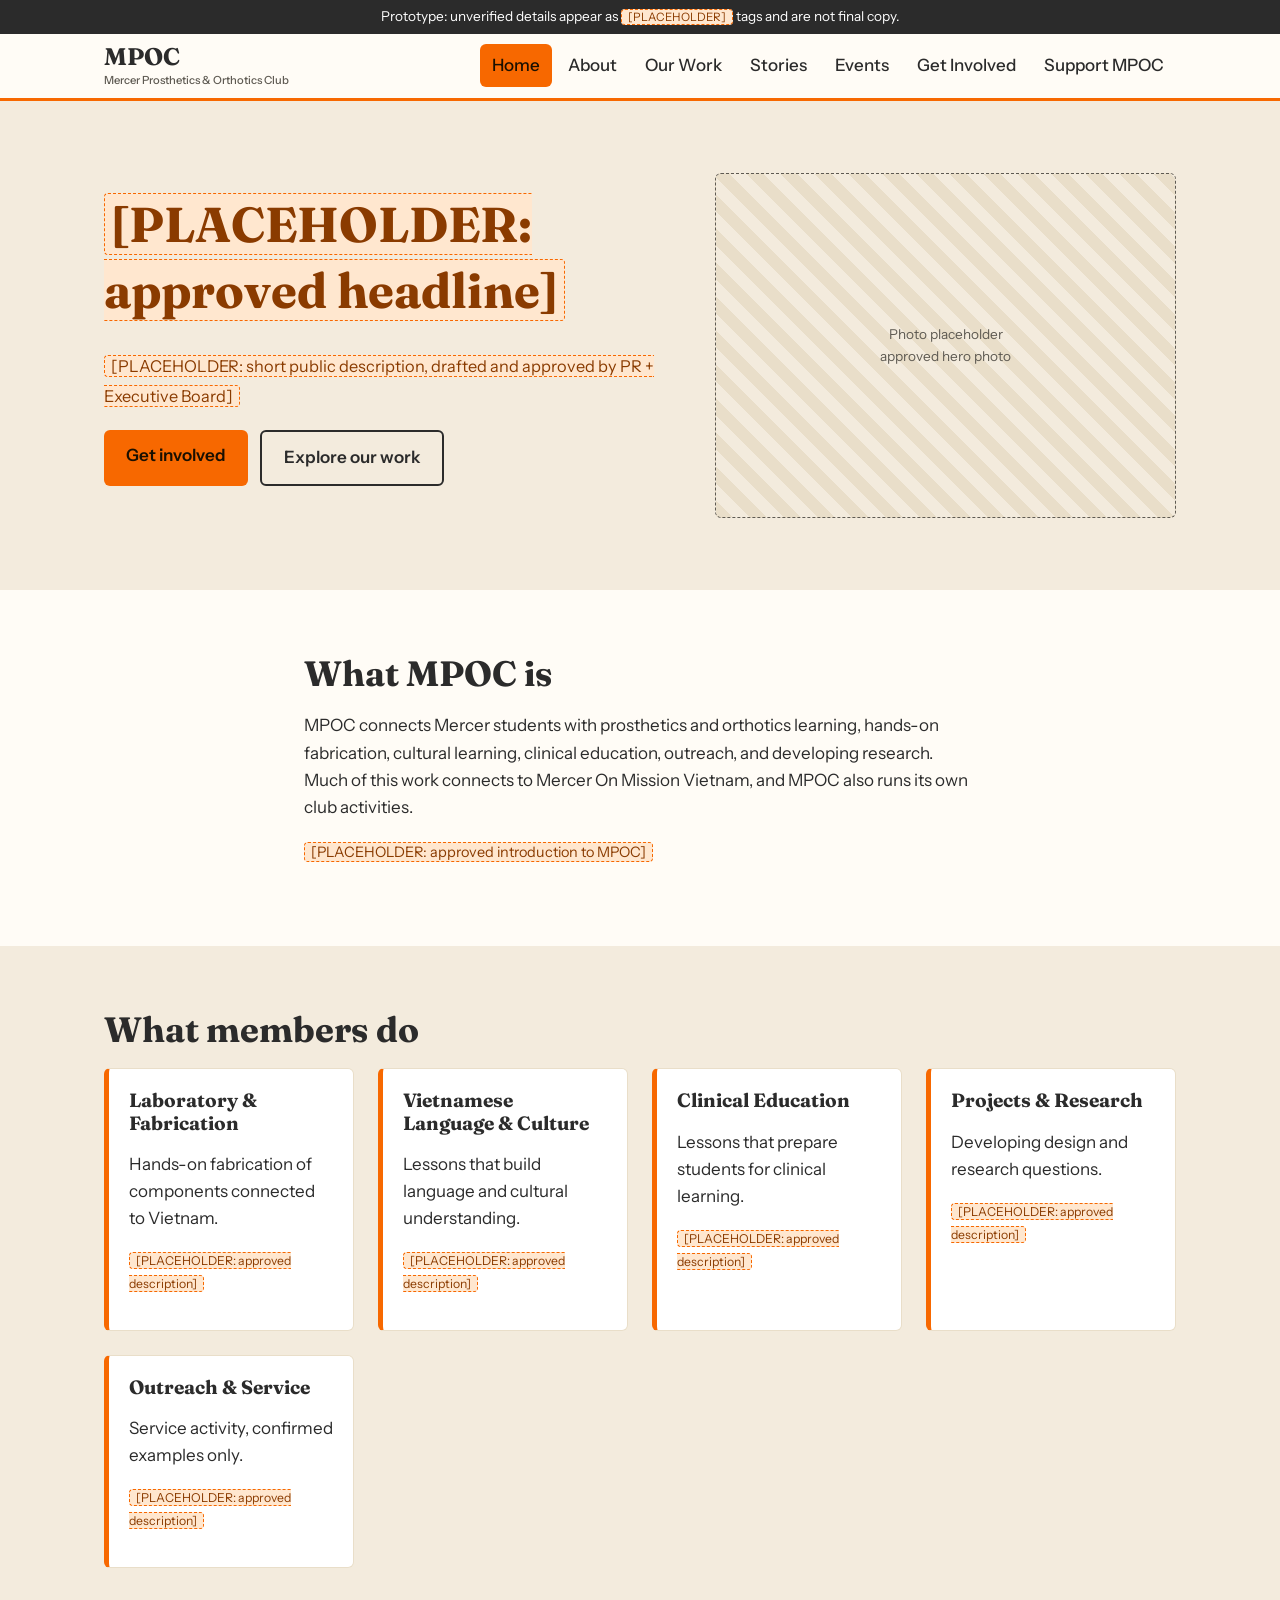
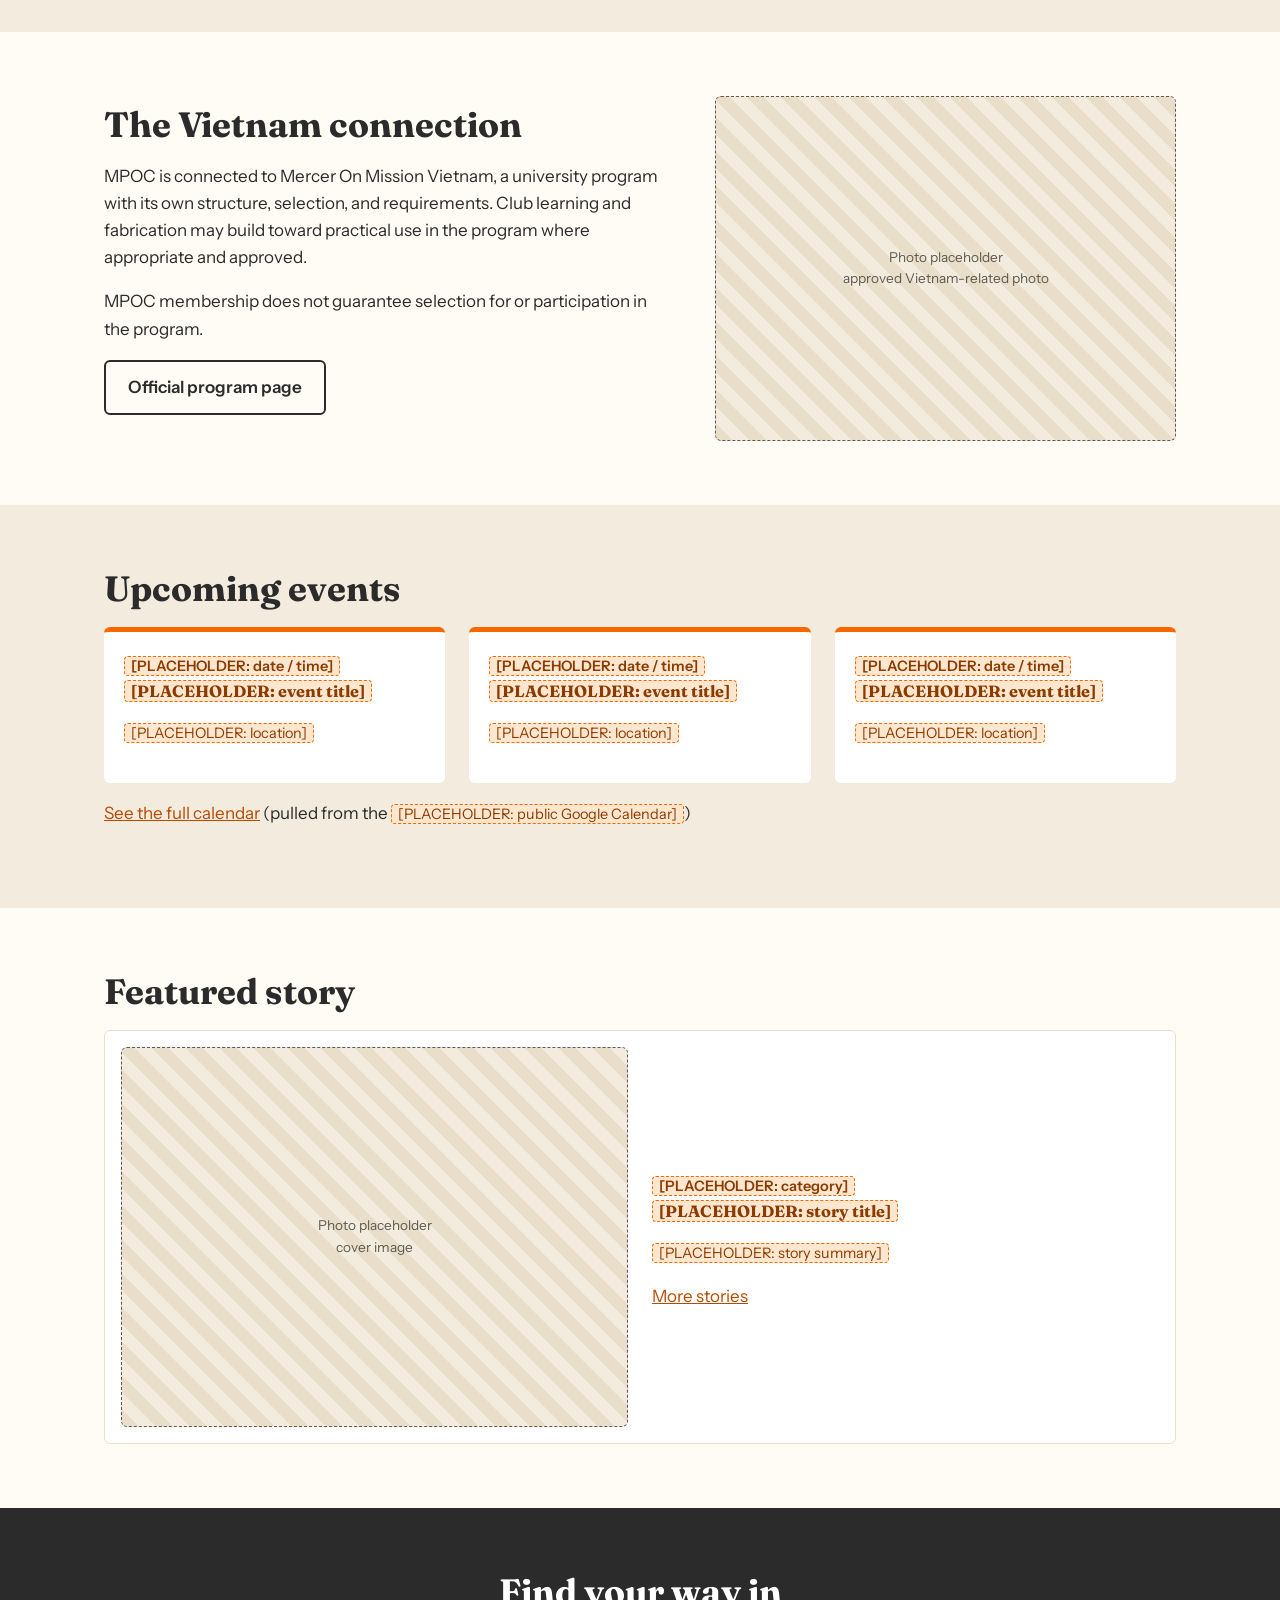
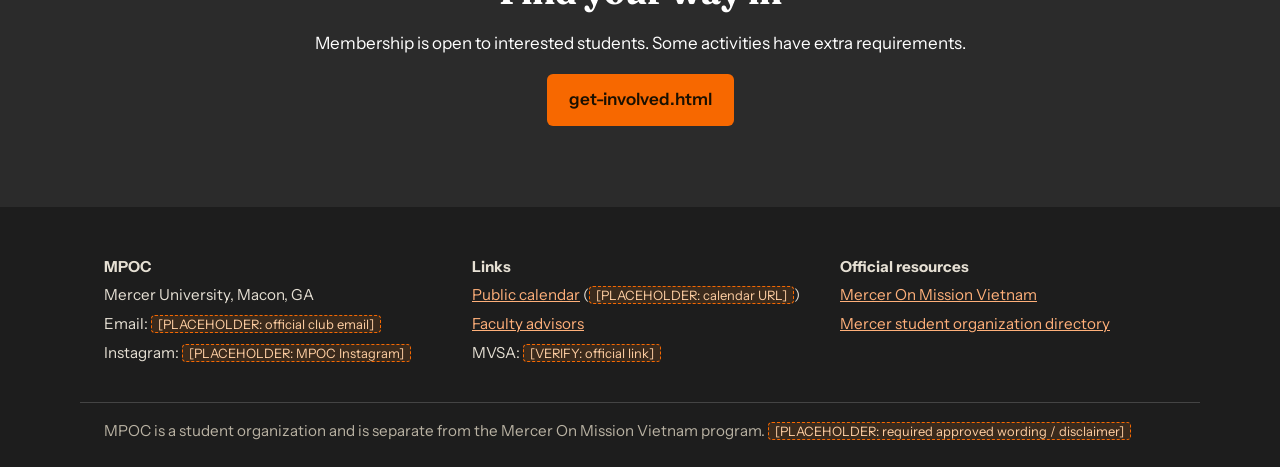
<file: index.html>
<!DOCTYPE html><html lang="en"><head><meta charset="utf-8"><meta name="viewport" content="width=device-width,initial-scale=1">
<title>Mercer Prosthetics and Orthotics Club | MPOC</title>
<meta name="description" content="Mercer Prosthetics and Orthotics Club (MPOC), Mercer University.">
<link rel="preconnect" href="https://fonts.googleapis.com"><link rel="preconnect" href="https://fonts.gstatic.com" crossorigin>
<link href="https://fonts.googleapis.com/css2?family=Fraunces:opsz,wght@9..144,500;9..144,700&family=Instrument+Sans:wght@400;500;600&display=swap" rel="stylesheet">
<link rel="stylesheet" href="css/style.css"></head><body>
<a class="skip" href="#main">Skip to content</a>
<div class="notice">Prototype: unverified details appear as <span class="ph">[PLACEHOLDER]</span> tags and are not final copy.</div>
<nav class="top"><div class="wrap bar"><a class="brand" href="index.html">MPOC<small>Mercer Prosthetics &amp; Orthotics Club</small></a>
<button class="menu" aria-expanded="false" aria-controls="nav" onclick="var n=document.getElementById('nav');var o=n.classList.toggle('open');this.setAttribute('aria-expanded',o)">Menu</button>
<ul id="nav"><li><a href="index.html" aria-current="page">Home</a></li><li><a href="about.html">About</a></li><li><a href="our-work.html">Our Work</a></li><li><a href="stories.html">Stories</a></li><li><a href="events.html">Events</a></li><li><a href="get-involved.html">Get Involved</a></li><li><a href="support.html">Support MPOC</a></li></ul></div></nav>
<main id="main"><section class="hero"><div class="wrap two"><div><h1><span class="ph">[PLACEHOLDER: approved headline]</span></h1><p class="lead"><span class="ph">[PLACEHOLDER: short public description, drafted and approved by PR + Executive Board]</span></p>
<p class="btns"><a class="btn" href="get-involved.html">Get involved</a> <a class="btn ghost" href="our-work.html">Explore our work</a></p></div><div class="photo" role="img" aria-label="Photo placeholder: approved hero photo"><span>Photo placeholder<br>approved hero photo</span></div></div></section>
<section class="sec"><div class="wrap narrow"><h2>What MPOC is</h2><p>MPOC connects Mercer students with prosthetics and orthotics learning, hands-on fabrication, cultural learning, clinical education, outreach, and developing research. Much of this work connects to Mercer On Mission Vietnam, and MPOC also runs its own club activities.</p><p><span class="ph">[PLACEHOLDER: approved introduction to MPOC]</span></p></div></section>
<section class="sec alt"><div class="wrap"><h2>What members do</h2><div class="grid"><a class="card" href="our-work.html#lab"><h3>Laboratory &amp; Fabrication</h3><p>Hands-on fabrication of components connected to Vietnam.</p><p class="more"><span class="ph">[PLACEHOLDER: approved description]</span></p></a><a class="card" href="our-work.html#language"><h3>Vietnamese Language &amp; Culture</h3><p>Lessons that build language and cultural understanding.</p><p class="more"><span class="ph">[PLACEHOLDER: approved description]</span></p></a><a class="card" href="our-work.html#clinical"><h3>Clinical Education</h3><p>Lessons that prepare students for clinical learning.</p><p class="more"><span class="ph">[PLACEHOLDER: approved description]</span></p></a><a class="card" href="our-work.html#research"><h3>Projects &amp; Research</h3><p>Developing design and research questions.</p><p class="more"><span class="ph">[PLACEHOLDER: approved description]</span></p></a><a class="card" href="our-work.html#outreach"><h3>Outreach &amp; Service</h3><p>Service activity, confirmed examples only.</p><p class="more"><span class="ph">[PLACEHOLDER: approved description]</span></p></a></div></div></section>
<section class="sec"><div class="wrap two"><div><h2>The Vietnam connection</h2><p>MPOC is connected to Mercer On Mission Vietnam, a university program with its own structure, selection, and requirements. Club learning and fabrication may build toward practical use in the program where appropriate and approved.</p><p>MPOC membership does not guarantee selection for or participation in the program.</p><p><a class="btn ghost" href="https://mom.mercer.edu/vietnam/">Official program page</a></p></div><div class="photo" role="img" aria-label="Photo placeholder: approved Vietnam-related photo"><span>Photo placeholder<br>approved Vietnam-related photo</span></div></div></section>
<section class="sec alt"><div class="wrap"><h2>Upcoming events</h2><div class="grid three"><article class="event"><p class="date"><span class="ph">[PLACEHOLDER: date / time]</span></p><h3><span class="ph">[PLACEHOLDER: event title]</span></h3><p><span class="ph">[PLACEHOLDER: location]</span></p></article><article class="event"><p class="date"><span class="ph">[PLACEHOLDER: date / time]</span></p><h3><span class="ph">[PLACEHOLDER: event title]</span></h3><p><span class="ph">[PLACEHOLDER: location]</span></p></article><article class="event"><p class="date"><span class="ph">[PLACEHOLDER: date / time]</span></p><h3><span class="ph">[PLACEHOLDER: event title]</span></h3><p><span class="ph">[PLACEHOLDER: location]</span></p></article></div><p><a href="events.html">See the full calendar</a> (pulled from the <span class="ph">[PLACEHOLDER: public Google Calendar]</span>)</p></div></section>
<section class="sec"><div class="wrap"><h2>Featured story</h2><article class="story wide"><div class="photo" role="img" aria-label="Photo placeholder: cover image"><span>Photo placeholder<br>cover image</span></div><div><p class="tag"><span class="ph">[PLACEHOLDER: category]</span></p><h3><span class="ph">[PLACEHOLDER: story title]</span></h3><p><span class="ph">[PLACEHOLDER: story summary]</span></p><a href="stories.html">More stories</a></div></article></div></section>
<section class="cta"><div class="wrap"><h2>Find your way in</h2><p>Membership is open to interested students. Some activities have extra requirements.</p><p><a class="btn" href="Get involved">get-involved.html</a></p></div></section></main>
<footer><div class="wrap foot"><div><strong>MPOC</strong><p>Mercer University, Macon, GA</p><p>Email: <span class="ph">[PLACEHOLDER: official club email]</span></p><p>Instagram: <span class="ph">[PLACEHOLDER: MPOC Instagram]</span></p></div>
<div><strong>Links</strong><p><a href="events.html">Public calendar</a> (<span class="ph">[PLACEHOLDER: calendar URL]</span>)</p><p><a href="about.html#advisors">Faculty advisors</a></p><p>MVSA: <span class="ph">[VERIFY: official link]</span></p></div>
<div><strong>Official resources</strong><p><a href="https://mom.mercer.edu/vietnam/">Mercer On Mission Vietnam</a></p><p><a href="https://campuslife.mercer.edu/macon/student-orgs/list/">Mercer student organization directory</a></p></div></div>
<div class="wrap legal">MPOC is a student organization and is separate from the Mercer On Mission Vietnam program. <span class="ph">[PLACEHOLDER: required approved wording / disclaimer]</span></div></footer></body></html>
</file>
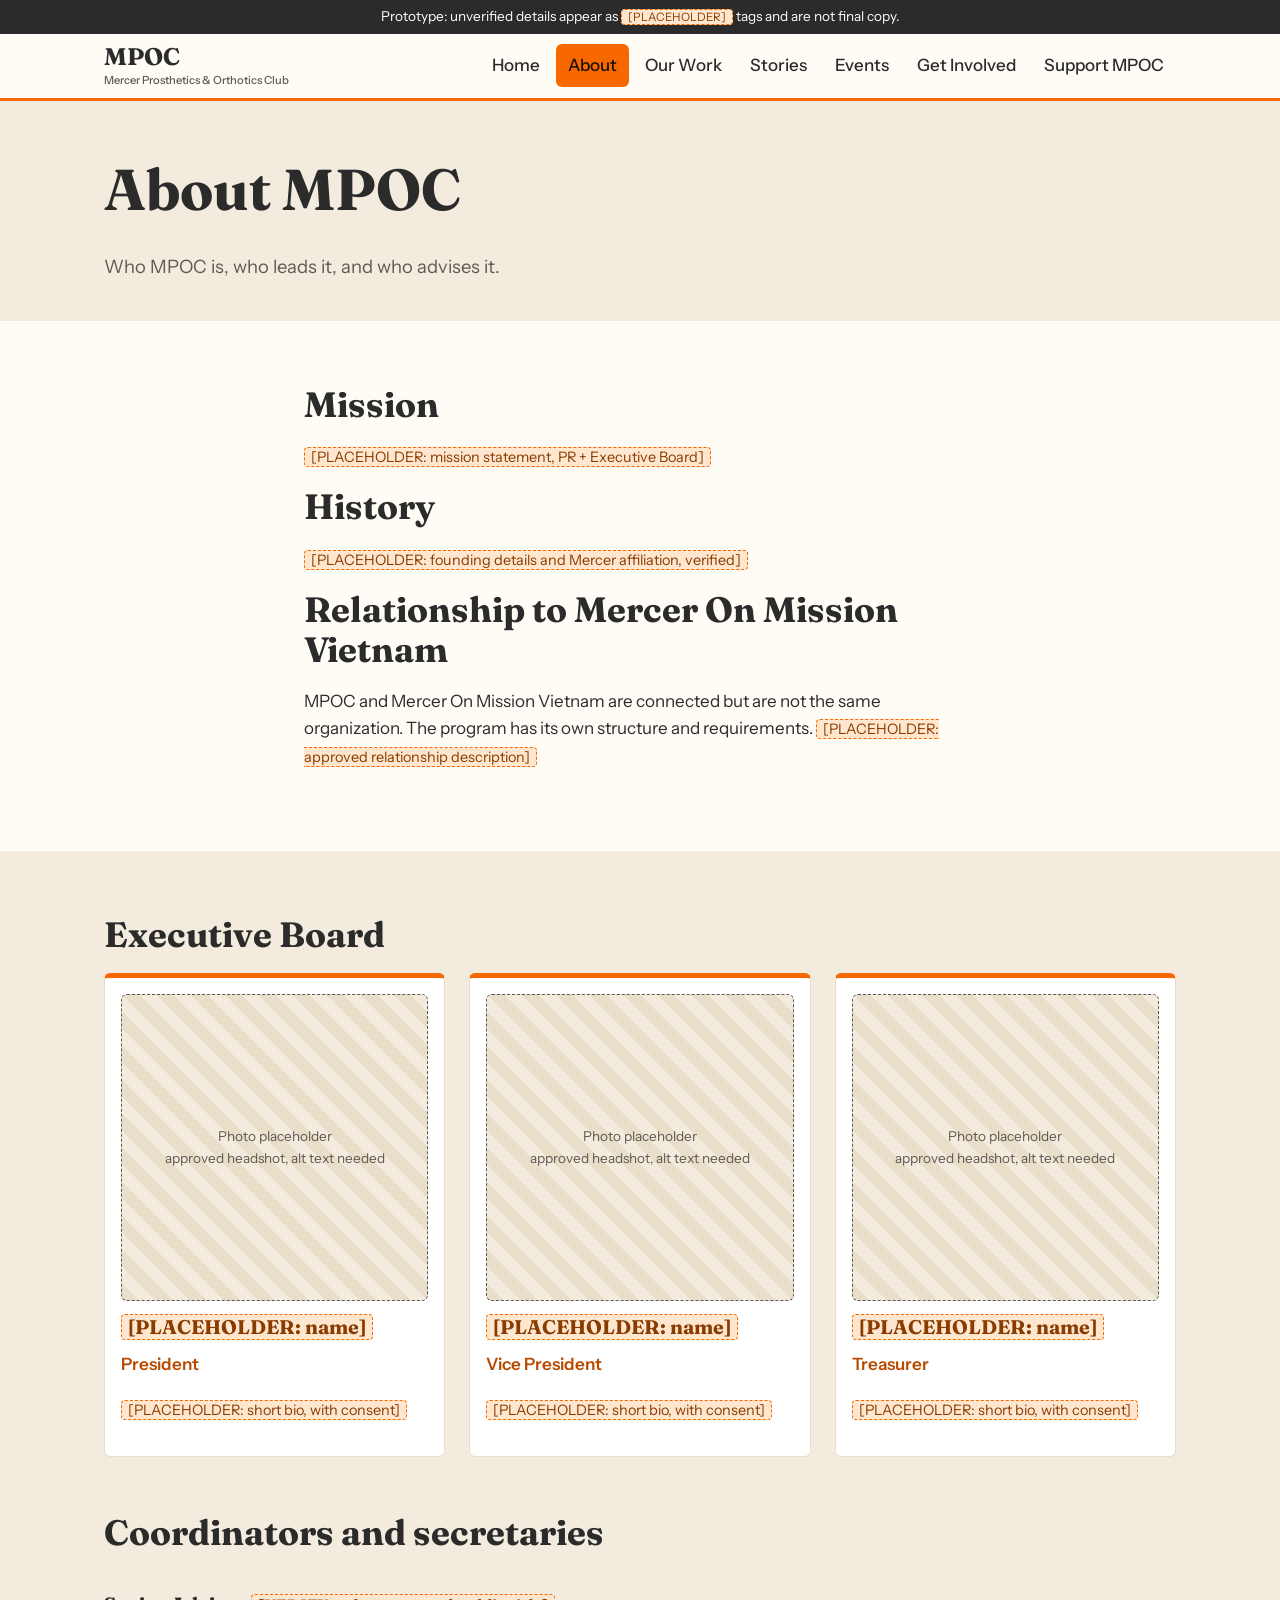
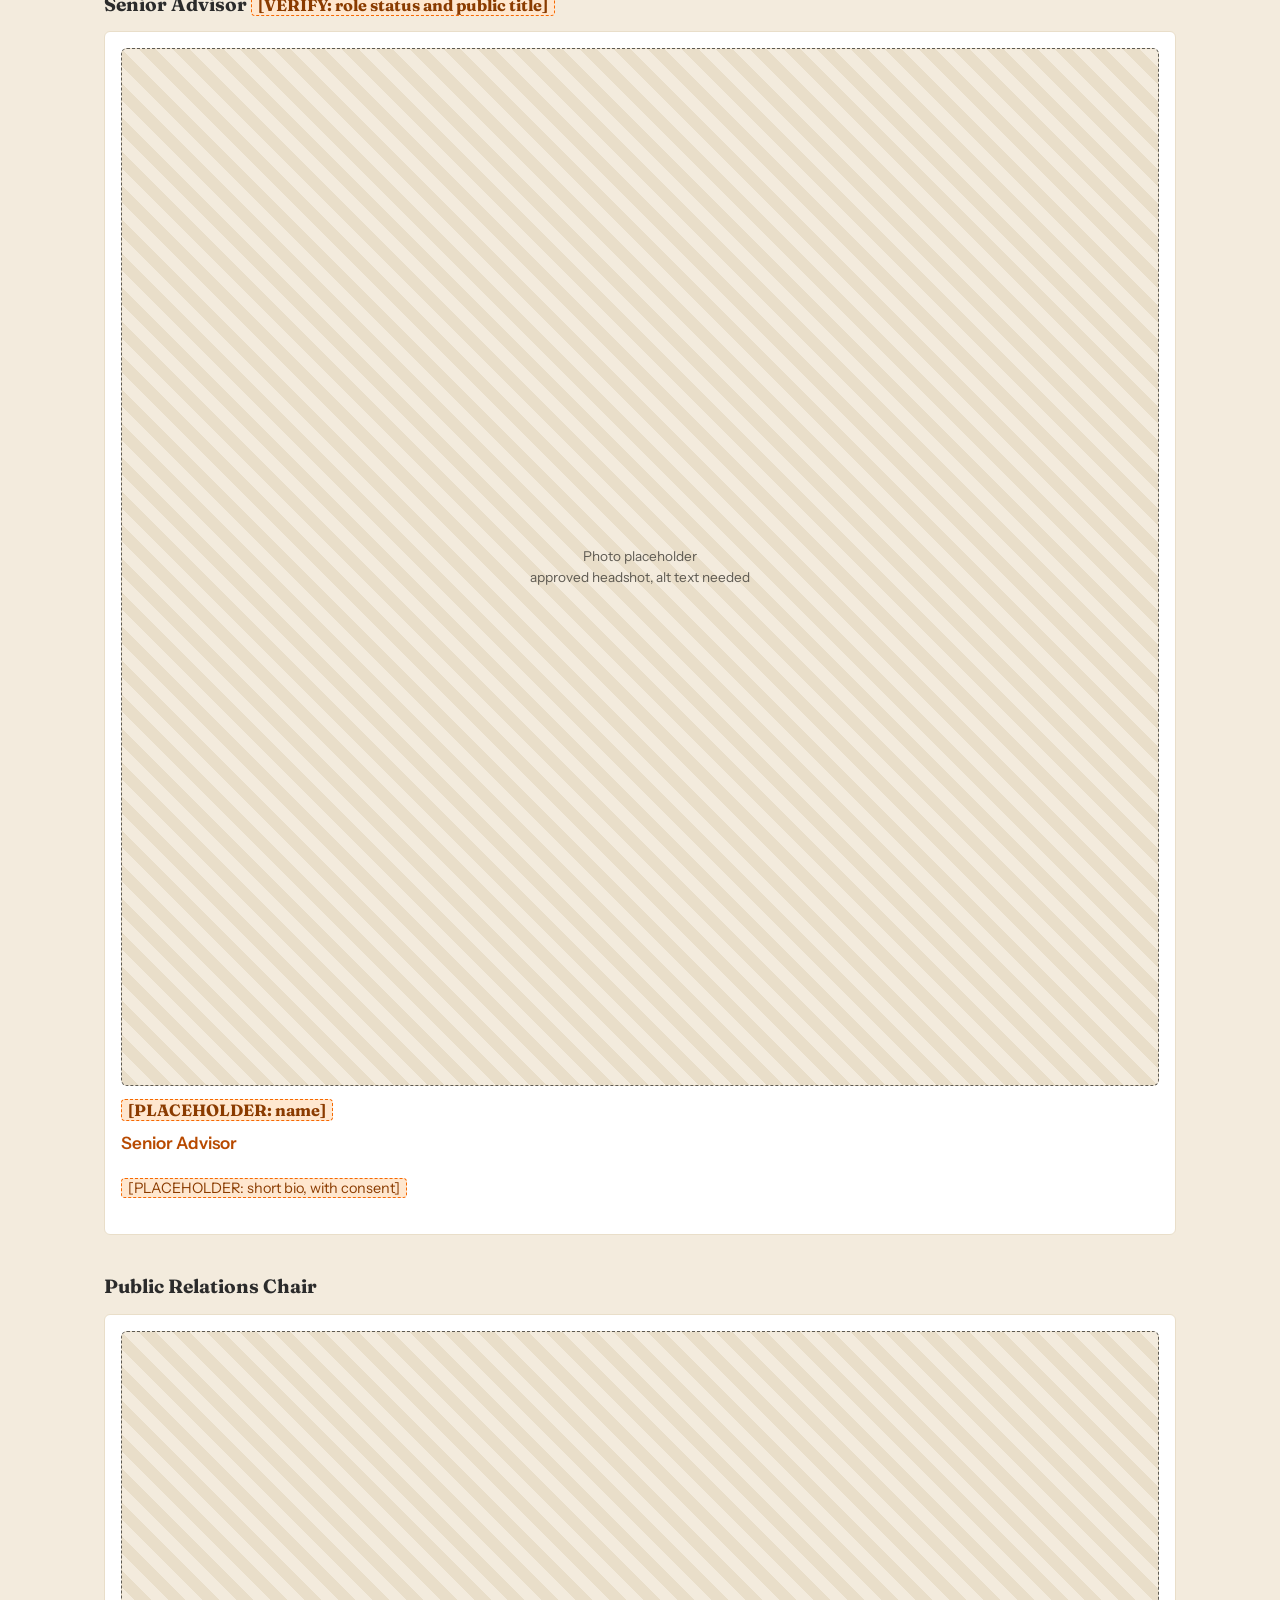
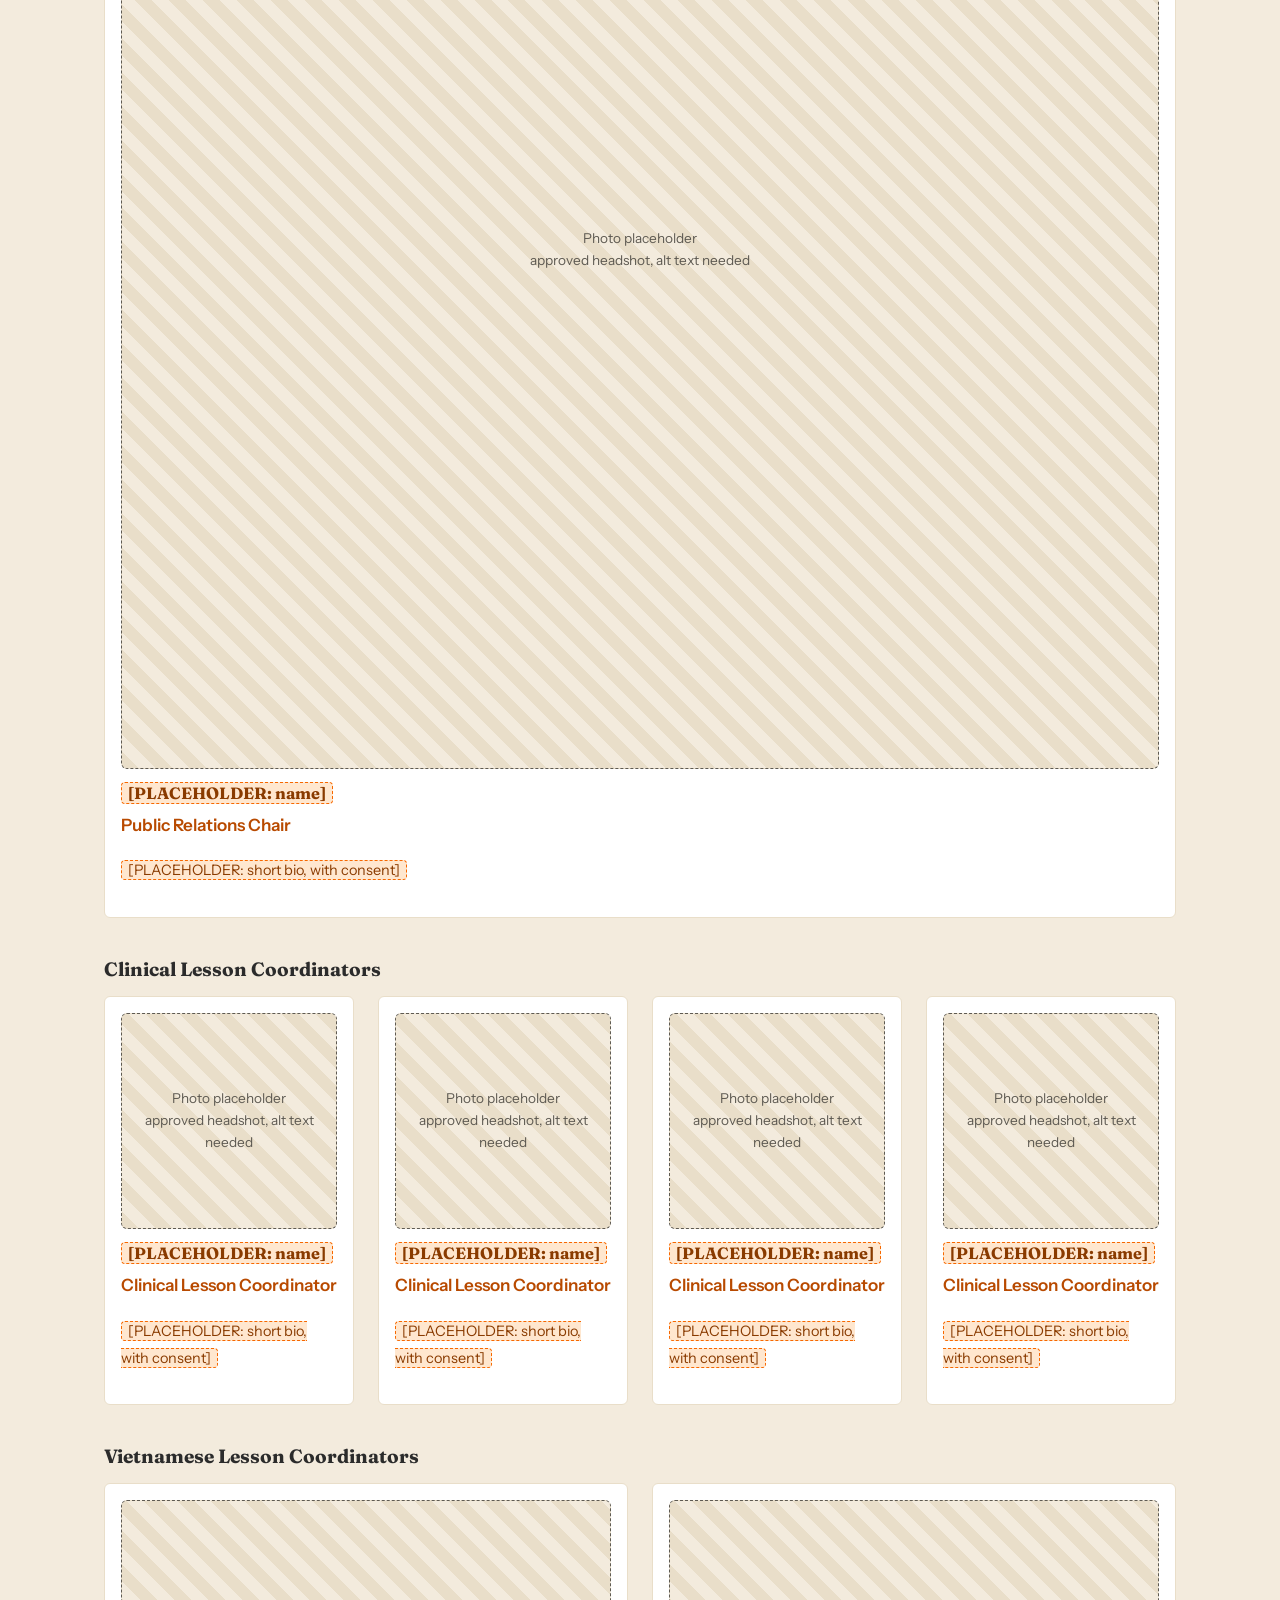
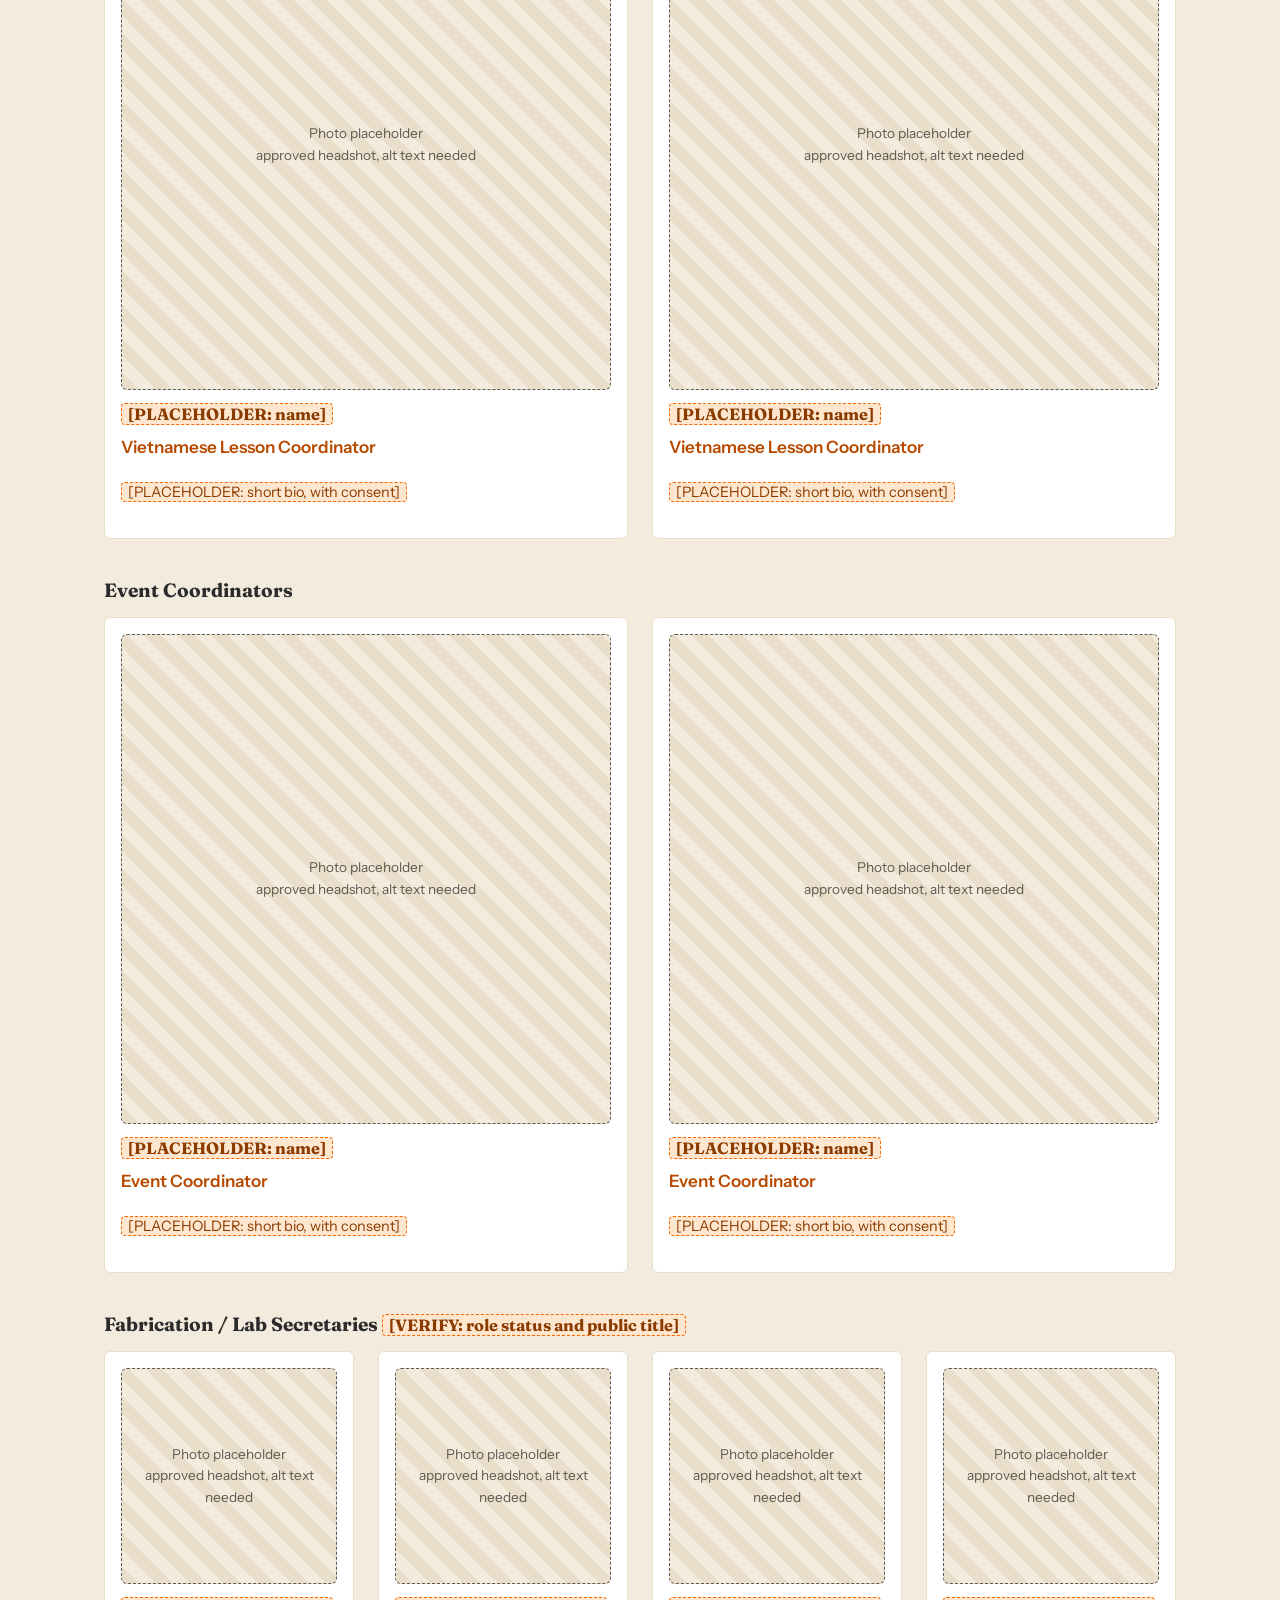
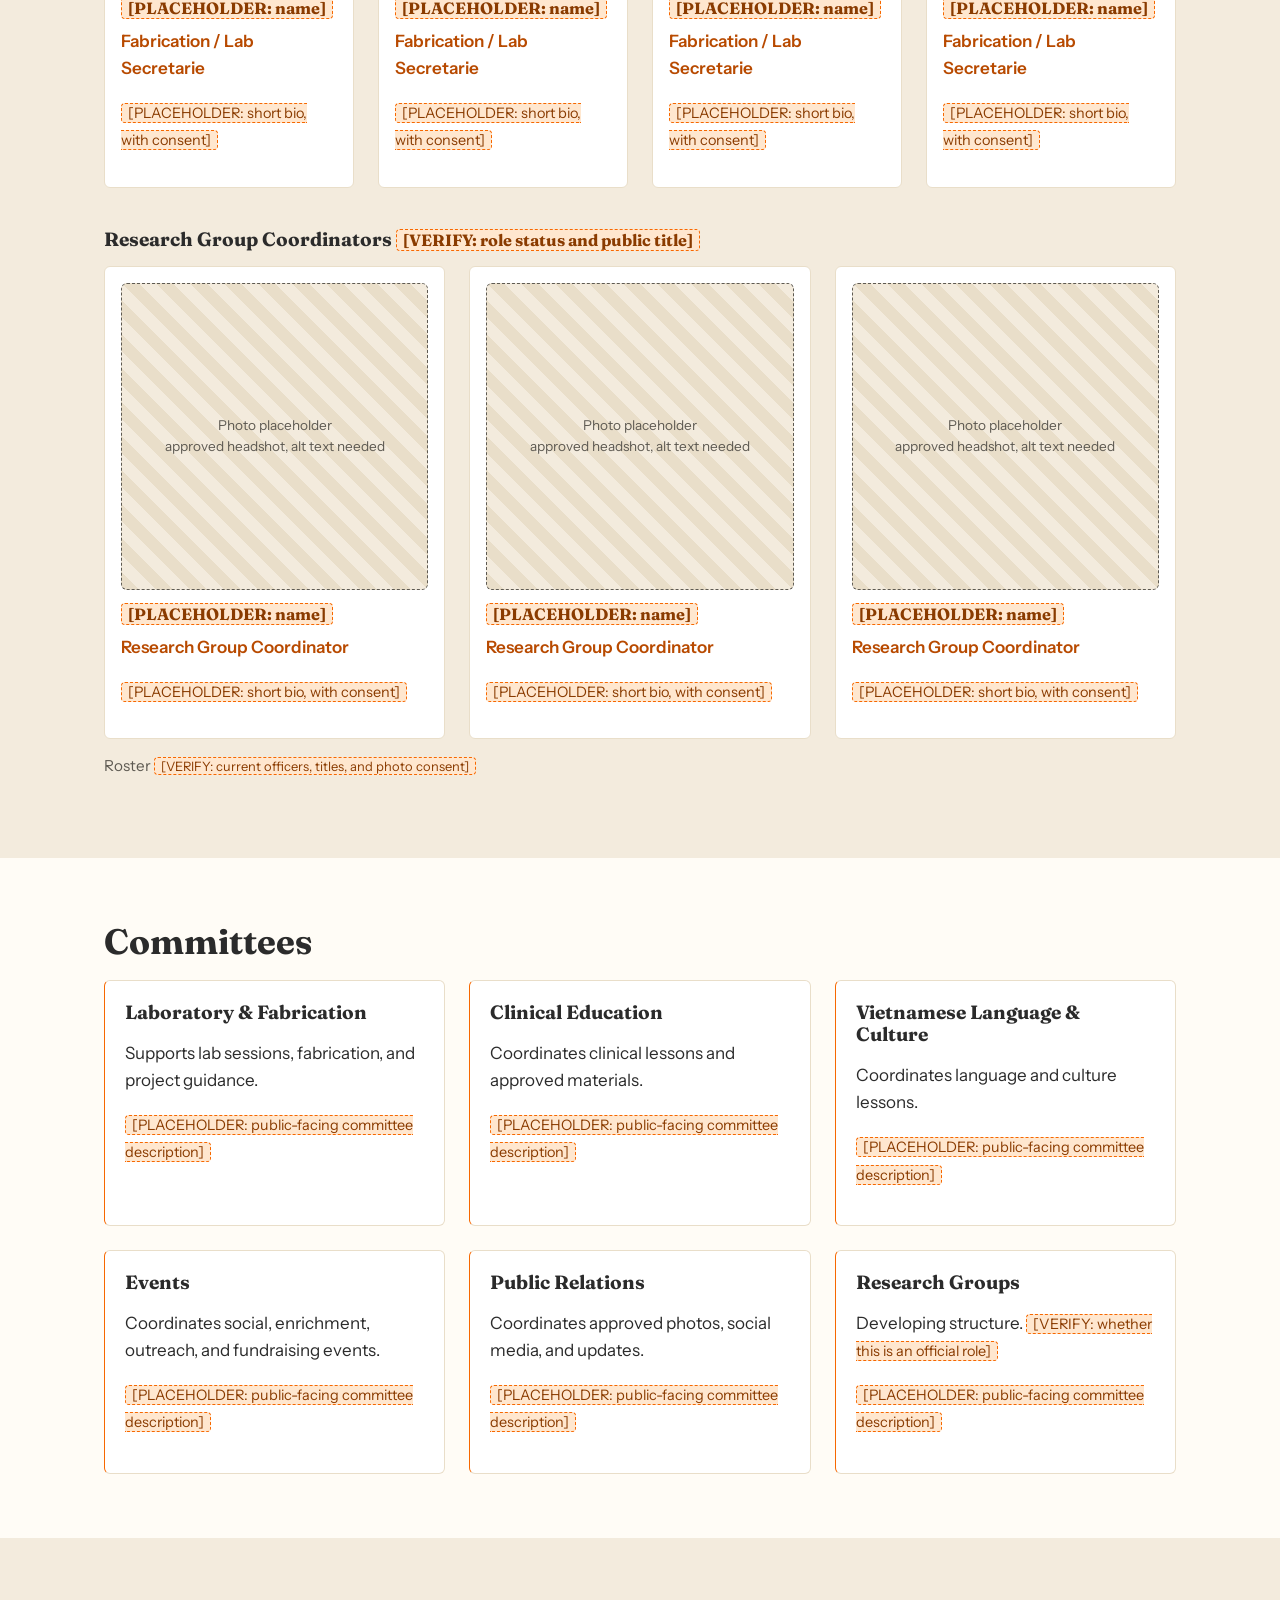
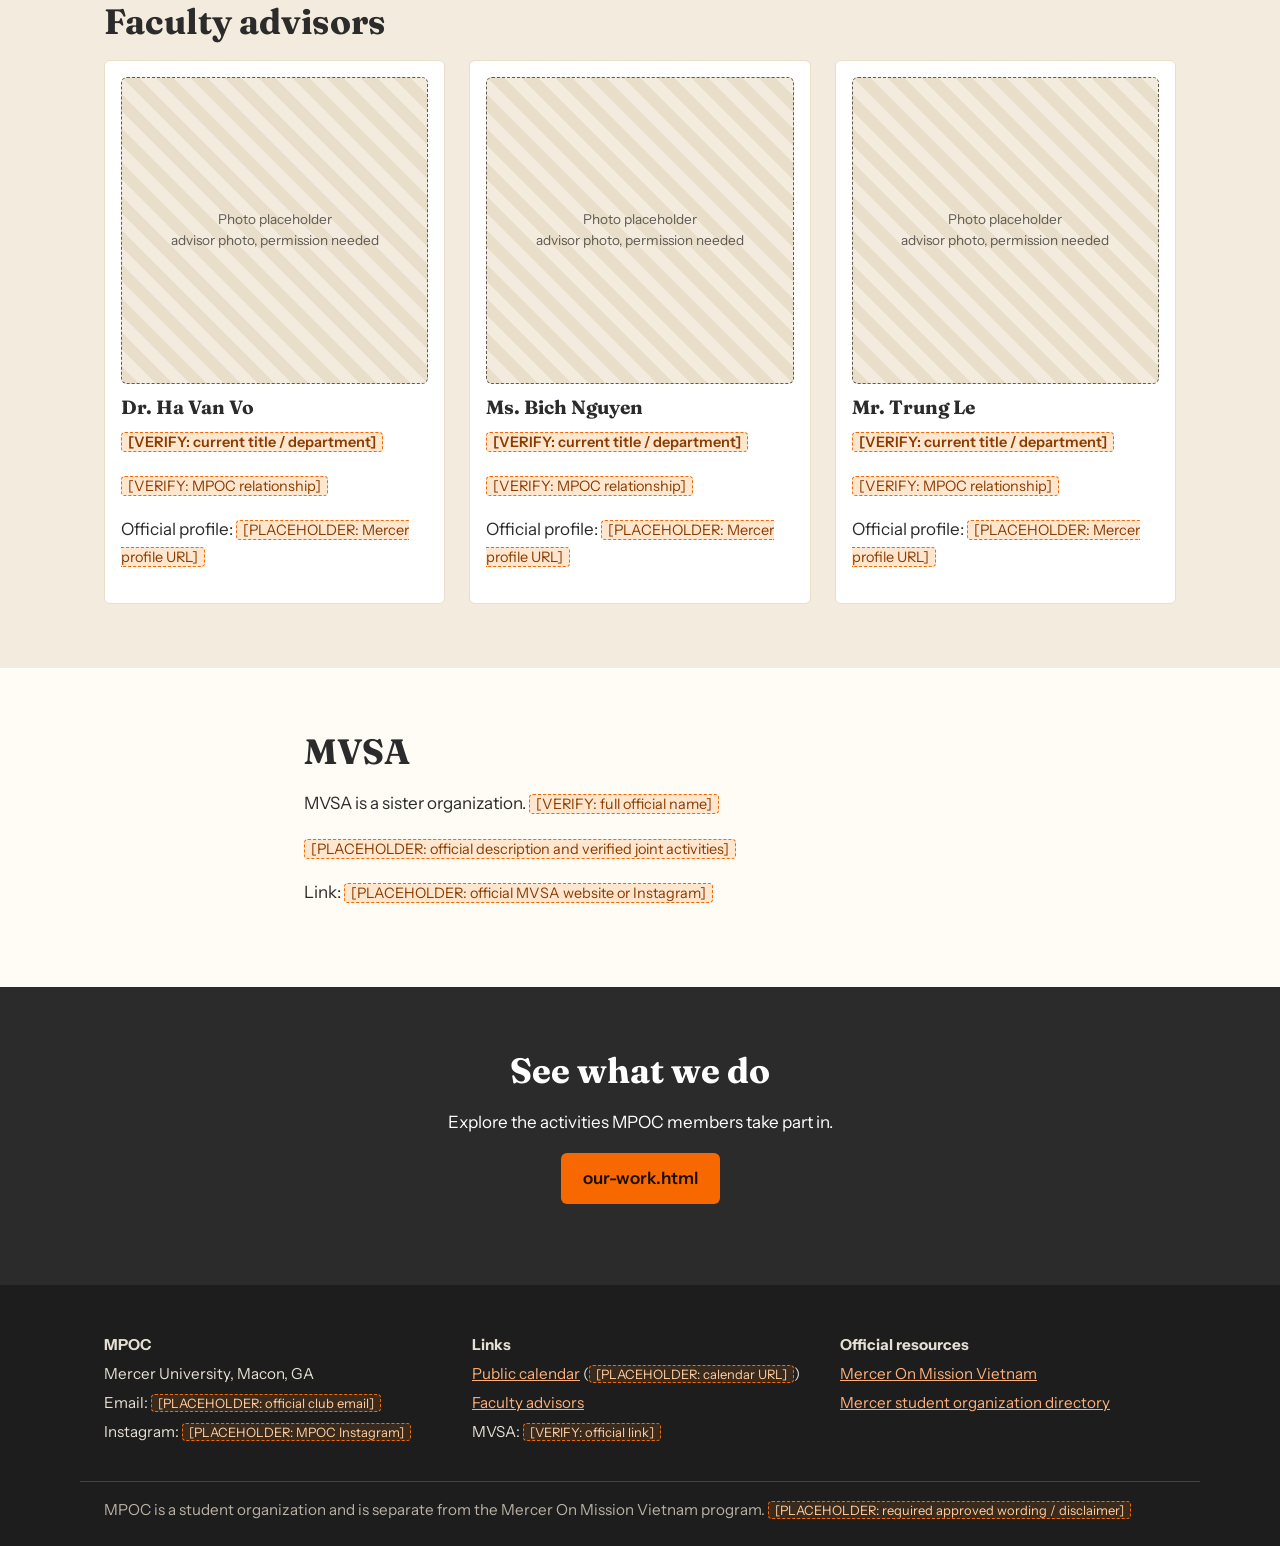
<file: about.html>
<!DOCTYPE html><html lang="en"><head><meta charset="utf-8"><meta name="viewport" content="width=device-width,initial-scale=1">
<title>About MPOC | MPOC</title>
<meta name="description" content="Mercer Prosthetics and Orthotics Club (MPOC), Mercer University.">
<link rel="preconnect" href="https://fonts.googleapis.com"><link rel="preconnect" href="https://fonts.gstatic.com" crossorigin>
<link href="https://fonts.googleapis.com/css2?family=Fraunces:opsz,wght@9..144,500;9..144,700&family=Instrument+Sans:wght@400;500;600&display=swap" rel="stylesheet">
<link rel="stylesheet" href="css/style.css"></head><body>
<a class="skip" href="#main">Skip to content</a>
<div class="notice">Prototype: unverified details appear as <span class="ph">[PLACEHOLDER]</span> tags and are not final copy.</div>
<nav class="top"><div class="wrap bar"><a class="brand" href="index.html">MPOC<small>Mercer Prosthetics &amp; Orthotics Club</small></a>
<button class="menu" aria-expanded="false" aria-controls="nav" onclick="var n=document.getElementById('nav');var o=n.classList.toggle('open');this.setAttribute('aria-expanded',o)">Menu</button>
<ul id="nav"><li><a href="index.html">Home</a></li><li><a href="about.html" aria-current="page">About</a></li><li><a href="our-work.html">Our Work</a></li><li><a href="stories.html">Stories</a></li><li><a href="events.html">Events</a></li><li><a href="get-involved.html">Get Involved</a></li><li><a href="support.html">Support MPOC</a></li></ul></div></nav>
<main id="main"><header class="intro"><div class="wrap"><h1>About MPOC</h1><p>Who MPOC is, who leads it, and who advises it.</p></div></header><section class="sec"><div class="wrap narrow"><h2>Mission</h2><p><span class="ph">[PLACEHOLDER: mission statement, PR + Executive Board]</span></p><h2>History</h2><p><span class="ph">[PLACEHOLDER: founding details and Mercer affiliation, verified]</span></p><h2>Relationship to Mercer On Mission Vietnam</h2><p>MPOC and Mercer On Mission Vietnam are connected but are not the same organization. The program has its own structure and requirements. <span class="ph">[PLACEHOLDER: approved relationship description]</span></p></div></section>
<section class="sec alt" id="board"><div class="wrap"><h2>Executive Board</h2><div class="grid three"><article class="person big"><div class="photo" role="img" aria-label="Photo placeholder: approved headshot, alt text needed"><span>Photo placeholder<br>approved headshot, alt text needed</span></div><h3><span class="ph">[PLACEHOLDER: name]</span></h3><p class="role">President</p><p><span class="ph">[PLACEHOLDER: short bio, with consent]</span></p></article><article class="person big"><div class="photo" role="img" aria-label="Photo placeholder: approved headshot, alt text needed"><span>Photo placeholder<br>approved headshot, alt text needed</span></div><h3><span class="ph">[PLACEHOLDER: name]</span></h3><p class="role">Vice President</p><p><span class="ph">[PLACEHOLDER: short bio, with consent]</span></p></article><article class="person big"><div class="photo" role="img" aria-label="Photo placeholder: approved headshot, alt text needed"><span>Photo placeholder<br>approved headshot, alt text needed</span></div><h3><span class="ph">[PLACEHOLDER: name]</span></h3><p class="role">Treasurer</p><p><span class="ph">[PLACEHOLDER: short bio, with consent]</span></p></article></div><h2 class="sub">Coordinators and secretaries</h2><h3 class="grp">Senior Advisor <span class="ph">[VERIFY: role status and public title]</span></h3><div class="grid four"><article class="person"><div class="photo" role="img" aria-label="Photo placeholder: approved headshot, alt text needed"><span>Photo placeholder<br>approved headshot, alt text needed</span></div><h3><span class="ph">[PLACEHOLDER: name]</span></h3><p class="role">Senior Advisor</p><p><span class="ph">[PLACEHOLDER: short bio, with consent]</span></p></article></div><h3 class="grp">Public Relations Chair</h3><div class="grid four"><article class="person"><div class="photo" role="img" aria-label="Photo placeholder: approved headshot, alt text needed"><span>Photo placeholder<br>approved headshot, alt text needed</span></div><h3><span class="ph">[PLACEHOLDER: name]</span></h3><p class="role">Public Relations Chair</p><p><span class="ph">[PLACEHOLDER: short bio, with consent]</span></p></article></div><h3 class="grp">Clinical Lesson Coordinators</h3><div class="grid four"><article class="person"><div class="photo" role="img" aria-label="Photo placeholder: approved headshot, alt text needed"><span>Photo placeholder<br>approved headshot, alt text needed</span></div><h3><span class="ph">[PLACEHOLDER: name]</span></h3><p class="role">Clinical Lesson Coordinator</p><p><span class="ph">[PLACEHOLDER: short bio, with consent]</span></p></article><article class="person"><div class="photo" role="img" aria-label="Photo placeholder: approved headshot, alt text needed"><span>Photo placeholder<br>approved headshot, alt text needed</span></div><h3><span class="ph">[PLACEHOLDER: name]</span></h3><p class="role">Clinical Lesson Coordinator</p><p><span class="ph">[PLACEHOLDER: short bio, with consent]</span></p></article><article class="person"><div class="photo" role="img" aria-label="Photo placeholder: approved headshot, alt text needed"><span>Photo placeholder<br>approved headshot, alt text needed</span></div><h3><span class="ph">[PLACEHOLDER: name]</span></h3><p class="role">Clinical Lesson Coordinator</p><p><span class="ph">[PLACEHOLDER: short bio, with consent]</span></p></article><article class="person"><div class="photo" role="img" aria-label="Photo placeholder: approved headshot, alt text needed"><span>Photo placeholder<br>approved headshot, alt text needed</span></div><h3><span class="ph">[PLACEHOLDER: name]</span></h3><p class="role">Clinical Lesson Coordinator</p><p><span class="ph">[PLACEHOLDER: short bio, with consent]</span></p></article></div><h3 class="grp">Vietnamese Lesson Coordinators</h3><div class="grid four"><article class="person"><div class="photo" role="img" aria-label="Photo placeholder: approved headshot, alt text needed"><span>Photo placeholder<br>approved headshot, alt text needed</span></div><h3><span class="ph">[PLACEHOLDER: name]</span></h3><p class="role">Vietnamese Lesson Coordinator</p><p><span class="ph">[PLACEHOLDER: short bio, with consent]</span></p></article><article class="person"><div class="photo" role="img" aria-label="Photo placeholder: approved headshot, alt text needed"><span>Photo placeholder<br>approved headshot, alt text needed</span></div><h3><span class="ph">[PLACEHOLDER: name]</span></h3><p class="role">Vietnamese Lesson Coordinator</p><p><span class="ph">[PLACEHOLDER: short bio, with consent]</span></p></article></div><h3 class="grp">Event Coordinators</h3><div class="grid four"><article class="person"><div class="photo" role="img" aria-label="Photo placeholder: approved headshot, alt text needed"><span>Photo placeholder<br>approved headshot, alt text needed</span></div><h3><span class="ph">[PLACEHOLDER: name]</span></h3><p class="role">Event Coordinator</p><p><span class="ph">[PLACEHOLDER: short bio, with consent]</span></p></article><article class="person"><div class="photo" role="img" aria-label="Photo placeholder: approved headshot, alt text needed"><span>Photo placeholder<br>approved headshot, alt text needed</span></div><h3><span class="ph">[PLACEHOLDER: name]</span></h3><p class="role">Event Coordinator</p><p><span class="ph">[PLACEHOLDER: short bio, with consent]</span></p></article></div><h3 class="grp">Fabrication / Lab Secretaries <span class="ph">[VERIFY: role status and public title]</span></h3><div class="grid four"><article class="person"><div class="photo" role="img" aria-label="Photo placeholder: approved headshot, alt text needed"><span>Photo placeholder<br>approved headshot, alt text needed</span></div><h3><span class="ph">[PLACEHOLDER: name]</span></h3><p class="role">Fabrication / Lab Secretarie</p><p><span class="ph">[PLACEHOLDER: short bio, with consent]</span></p></article><article class="person"><div class="photo" role="img" aria-label="Photo placeholder: approved headshot, alt text needed"><span>Photo placeholder<br>approved headshot, alt text needed</span></div><h3><span class="ph">[PLACEHOLDER: name]</span></h3><p class="role">Fabrication / Lab Secretarie</p><p><span class="ph">[PLACEHOLDER: short bio, with consent]</span></p></article><article class="person"><div class="photo" role="img" aria-label="Photo placeholder: approved headshot, alt text needed"><span>Photo placeholder<br>approved headshot, alt text needed</span></div><h3><span class="ph">[PLACEHOLDER: name]</span></h3><p class="role">Fabrication / Lab Secretarie</p><p><span class="ph">[PLACEHOLDER: short bio, with consent]</span></p></article><article class="person"><div class="photo" role="img" aria-label="Photo placeholder: approved headshot, alt text needed"><span>Photo placeholder<br>approved headshot, alt text needed</span></div><h3><span class="ph">[PLACEHOLDER: name]</span></h3><p class="role">Fabrication / Lab Secretarie</p><p><span class="ph">[PLACEHOLDER: short bio, with consent]</span></p></article></div><h3 class="grp">Research Group Coordinators <span class="ph">[VERIFY: role status and public title]</span></h3><div class="grid four"><article class="person"><div class="photo" role="img" aria-label="Photo placeholder: approved headshot, alt text needed"><span>Photo placeholder<br>approved headshot, alt text needed</span></div><h3><span class="ph">[PLACEHOLDER: name]</span></h3><p class="role">Research Group Coordinator</p><p><span class="ph">[PLACEHOLDER: short bio, with consent]</span></p></article><article class="person"><div class="photo" role="img" aria-label="Photo placeholder: approved headshot, alt text needed"><span>Photo placeholder<br>approved headshot, alt text needed</span></div><h3><span class="ph">[PLACEHOLDER: name]</span></h3><p class="role">Research Group Coordinator</p><p><span class="ph">[PLACEHOLDER: short bio, with consent]</span></p></article><article class="person"><div class="photo" role="img" aria-label="Photo placeholder: approved headshot, alt text needed"><span>Photo placeholder<br>approved headshot, alt text needed</span></div><h3><span class="ph">[PLACEHOLDER: name]</span></h3><p class="role">Research Group Coordinator</p><p><span class="ph">[PLACEHOLDER: short bio, with consent]</span></p></article></div><p class="note">Roster <span class="ph">[VERIFY: current officers, titles, and photo consent]</span></p></div></section>
<section class="sec" id="committees"><div class="wrap"><h2>Committees</h2><div class="grid three"><article class="card flat"><h3>Laboratory &amp; Fabrication</h3><p>Supports lab sessions, fabrication, and project guidance.</p><p><span class="ph">[PLACEHOLDER: public-facing committee description]</span></p></article><article class="card flat"><h3>Clinical Education</h3><p>Coordinates clinical lessons and approved materials.</p><p><span class="ph">[PLACEHOLDER: public-facing committee description]</span></p></article><article class="card flat"><h3>Vietnamese Language &amp; Culture</h3><p>Coordinates language and culture lessons.</p><p><span class="ph">[PLACEHOLDER: public-facing committee description]</span></p></article><article class="card flat"><h3>Events</h3><p>Coordinates social, enrichment, outreach, and fundraising events.</p><p><span class="ph">[PLACEHOLDER: public-facing committee description]</span></p></article><article class="card flat"><h3>Public Relations</h3><p>Coordinates approved photos, social media, and updates.</p><p><span class="ph">[PLACEHOLDER: public-facing committee description]</span></p></article><article class="card flat"><h3>Research Groups</h3><p>Developing structure. <span class="ph">[VERIFY: whether this is an official role]</span></p><p><span class="ph">[PLACEHOLDER: public-facing committee description]</span></p></article></div></div></section>
<section class="sec alt" id="advisors"><div class="wrap"><h2>Faculty advisors</h2><div class="grid three"><article class="person"><div class="photo" role="img" aria-label="Photo placeholder: advisor photo, permission needed"><span>Photo placeholder<br>advisor photo, permission needed</span></div><h3>Dr. Ha Van Vo</h3><p class="role"><span class="ph">[VERIFY: current title / department]</span></p><p><span class="ph">[VERIFY: MPOC relationship]</span></p><p>Official profile: <span class="ph">[PLACEHOLDER: Mercer profile URL]</span></p></article><article class="person"><div class="photo" role="img" aria-label="Photo placeholder: advisor photo, permission needed"><span>Photo placeholder<br>advisor photo, permission needed</span></div><h3>Ms. Bich Nguyen</h3><p class="role"><span class="ph">[VERIFY: current title / department]</span></p><p><span class="ph">[VERIFY: MPOC relationship]</span></p><p>Official profile: <span class="ph">[PLACEHOLDER: Mercer profile URL]</span></p></article><article class="person"><div class="photo" role="img" aria-label="Photo placeholder: advisor photo, permission needed"><span>Photo placeholder<br>advisor photo, permission needed</span></div><h3>Mr. Trung Le</h3><p class="role"><span class="ph">[VERIFY: current title / department]</span></p><p><span class="ph">[VERIFY: MPOC relationship]</span></p><p>Official profile: <span class="ph">[PLACEHOLDER: Mercer profile URL]</span></p></article></div></div></section>
<section class="sec" id="mvsa"><div class="wrap narrow"><h2>MVSA</h2><p>MVSA is a sister organization. <span class="ph">[VERIFY: full official name]</span></p><p><span class="ph">[PLACEHOLDER: official description and verified joint activities]</span></p><p>Link: <span class="ph">[PLACEHOLDER: official MVSA website or Instagram]</span></p></div></section>
<section class="cta"><div class="wrap"><h2>See what we do</h2><p>Explore the activities MPOC members take part in.</p><p><a class="btn" href="Explore our work">our-work.html</a></p></div></section></main>
<footer><div class="wrap foot"><div><strong>MPOC</strong><p>Mercer University, Macon, GA</p><p>Email: <span class="ph">[PLACEHOLDER: official club email]</span></p><p>Instagram: <span class="ph">[PLACEHOLDER: MPOC Instagram]</span></p></div>
<div><strong>Links</strong><p><a href="events.html">Public calendar</a> (<span class="ph">[PLACEHOLDER: calendar URL]</span>)</p><p><a href="about.html#advisors">Faculty advisors</a></p><p>MVSA: <span class="ph">[VERIFY: official link]</span></p></div>
<div><strong>Official resources</strong><p><a href="https://mom.mercer.edu/vietnam/">Mercer On Mission Vietnam</a></p><p><a href="https://campuslife.mercer.edu/macon/student-orgs/list/">Mercer student organization directory</a></p></div></div>
<div class="wrap legal">MPOC is a student organization and is separate from the Mercer On Mission Vietnam program. <span class="ph">[PLACEHOLDER: required approved wording / disclaimer]</span></div></footer></body></html>
</file>
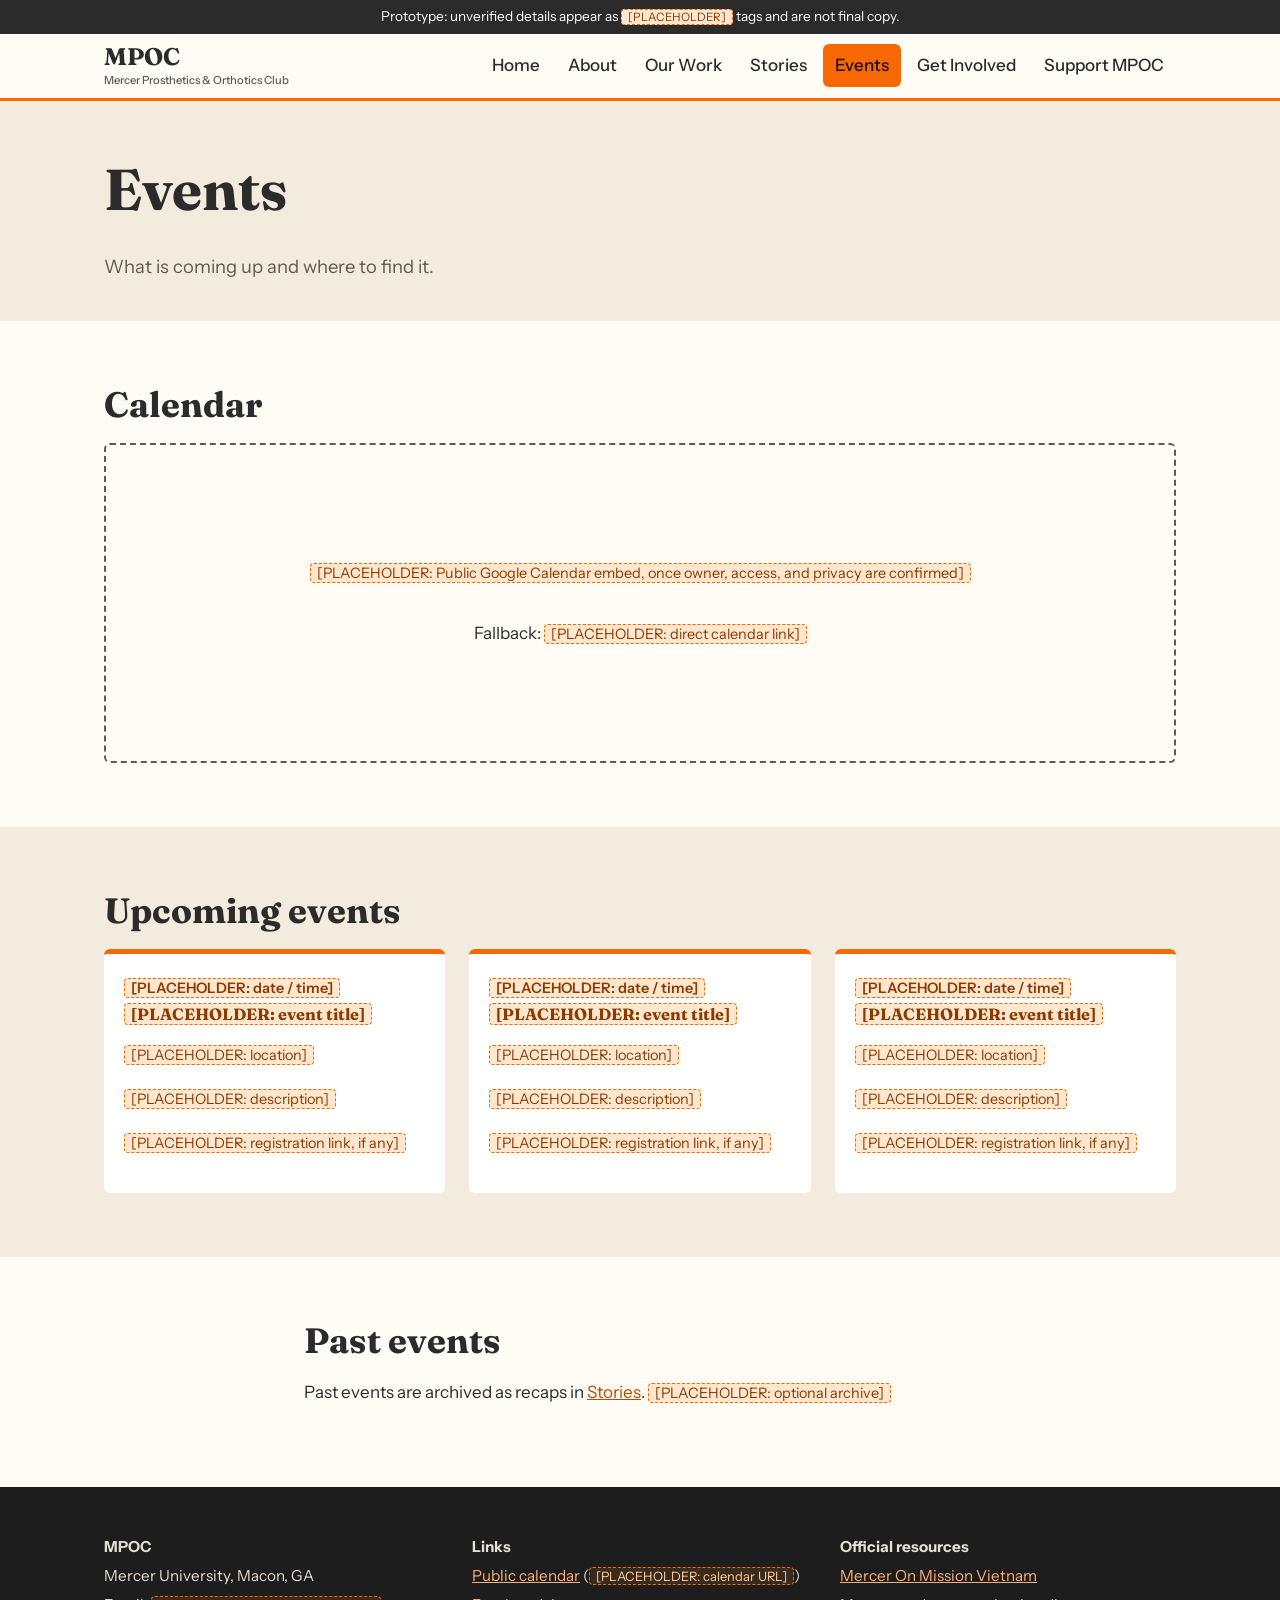
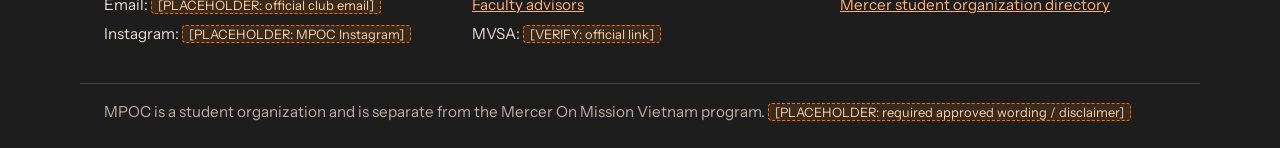
<file: events.html>
<!DOCTYPE html><html lang="en"><head><meta charset="utf-8"><meta name="viewport" content="width=device-width,initial-scale=1">
<title>Events | MPOC</title>
<meta name="description" content="Mercer Prosthetics and Orthotics Club (MPOC), Mercer University.">
<link rel="preconnect" href="https://fonts.googleapis.com"><link rel="preconnect" href="https://fonts.gstatic.com" crossorigin>
<link href="https://fonts.googleapis.com/css2?family=Fraunces:opsz,wght@9..144,500;9..144,700&family=Instrument+Sans:wght@400;500;600&display=swap" rel="stylesheet">
<link rel="stylesheet" href="css/style.css"></head><body>
<a class="skip" href="#main">Skip to content</a>
<div class="notice">Prototype: unverified details appear as <span class="ph">[PLACEHOLDER]</span> tags and are not final copy.</div>
<nav class="top"><div class="wrap bar"><a class="brand" href="index.html">MPOC<small>Mercer Prosthetics &amp; Orthotics Club</small></a>
<button class="menu" aria-expanded="false" aria-controls="nav" onclick="var n=document.getElementById('nav');var o=n.classList.toggle('open');this.setAttribute('aria-expanded',o)">Menu</button>
<ul id="nav"><li><a href="index.html">Home</a></li><li><a href="about.html">About</a></li><li><a href="our-work.html">Our Work</a></li><li><a href="stories.html">Stories</a></li><li><a href="events.html" aria-current="page">Events</a></li><li><a href="get-involved.html">Get Involved</a></li><li><a href="support.html">Support MPOC</a></li></ul></div></nav>
<main id="main"><header class="intro"><div class="wrap"><h1>Events</h1><p>What is coming up and where to find it.</p></div></header><section class="sec"><div class="wrap"><h2>Calendar</h2><div class="embed" role="region" aria-label="Calendar placeholder"><p><span class="ph">[PLACEHOLDER: Public Google Calendar embed, once owner, access, and privacy are confirmed]</span></p><p>Fallback: <span class="ph">[PLACEHOLDER: direct calendar link]</span></p></div></div></section>
<section class="sec alt"><div class="wrap"><h2>Upcoming events</h2><div class="grid three"><article class="event"><p class="date"><span class="ph">[PLACEHOLDER: date / time]</span></p><h3><span class="ph">[PLACEHOLDER: event title]</span></h3><p><span class="ph">[PLACEHOLDER: location]</span></p><p><span class="ph">[PLACEHOLDER: description]</span></p><p><span class="ph">[PLACEHOLDER: registration link, if any]</span></p></article><article class="event"><p class="date"><span class="ph">[PLACEHOLDER: date / time]</span></p><h3><span class="ph">[PLACEHOLDER: event title]</span></h3><p><span class="ph">[PLACEHOLDER: location]</span></p><p><span class="ph">[PLACEHOLDER: description]</span></p><p><span class="ph">[PLACEHOLDER: registration link, if any]</span></p></article><article class="event"><p class="date"><span class="ph">[PLACEHOLDER: date / time]</span></p><h3><span class="ph">[PLACEHOLDER: event title]</span></h3><p><span class="ph">[PLACEHOLDER: location]</span></p><p><span class="ph">[PLACEHOLDER: description]</span></p><p><span class="ph">[PLACEHOLDER: registration link, if any]</span></p></article></div></div></section>
<section class="sec"><div class="wrap narrow"><h2>Past events</h2><p>Past events are archived as recaps in <a href="stories.html">Stories</a>. <span class="ph">[PLACEHOLDER: optional archive]</span></p></div></section></main>
<footer><div class="wrap foot"><div><strong>MPOC</strong><p>Mercer University, Macon, GA</p><p>Email: <span class="ph">[PLACEHOLDER: official club email]</span></p><p>Instagram: <span class="ph">[PLACEHOLDER: MPOC Instagram]</span></p></div>
<div><strong>Links</strong><p><a href="events.html">Public calendar</a> (<span class="ph">[PLACEHOLDER: calendar URL]</span>)</p><p><a href="about.html#advisors">Faculty advisors</a></p><p>MVSA: <span class="ph">[VERIFY: official link]</span></p></div>
<div><strong>Official resources</strong><p><a href="https://mom.mercer.edu/vietnam/">Mercer On Mission Vietnam</a></p><p><a href="https://campuslife.mercer.edu/macon/student-orgs/list/">Mercer student organization directory</a></p></div></div>
<div class="wrap legal">MPOC is a student organization and is separate from the Mercer On Mission Vietnam program. <span class="ph">[PLACEHOLDER: required approved wording / disclaimer]</span></div></footer></body></html>
</file>
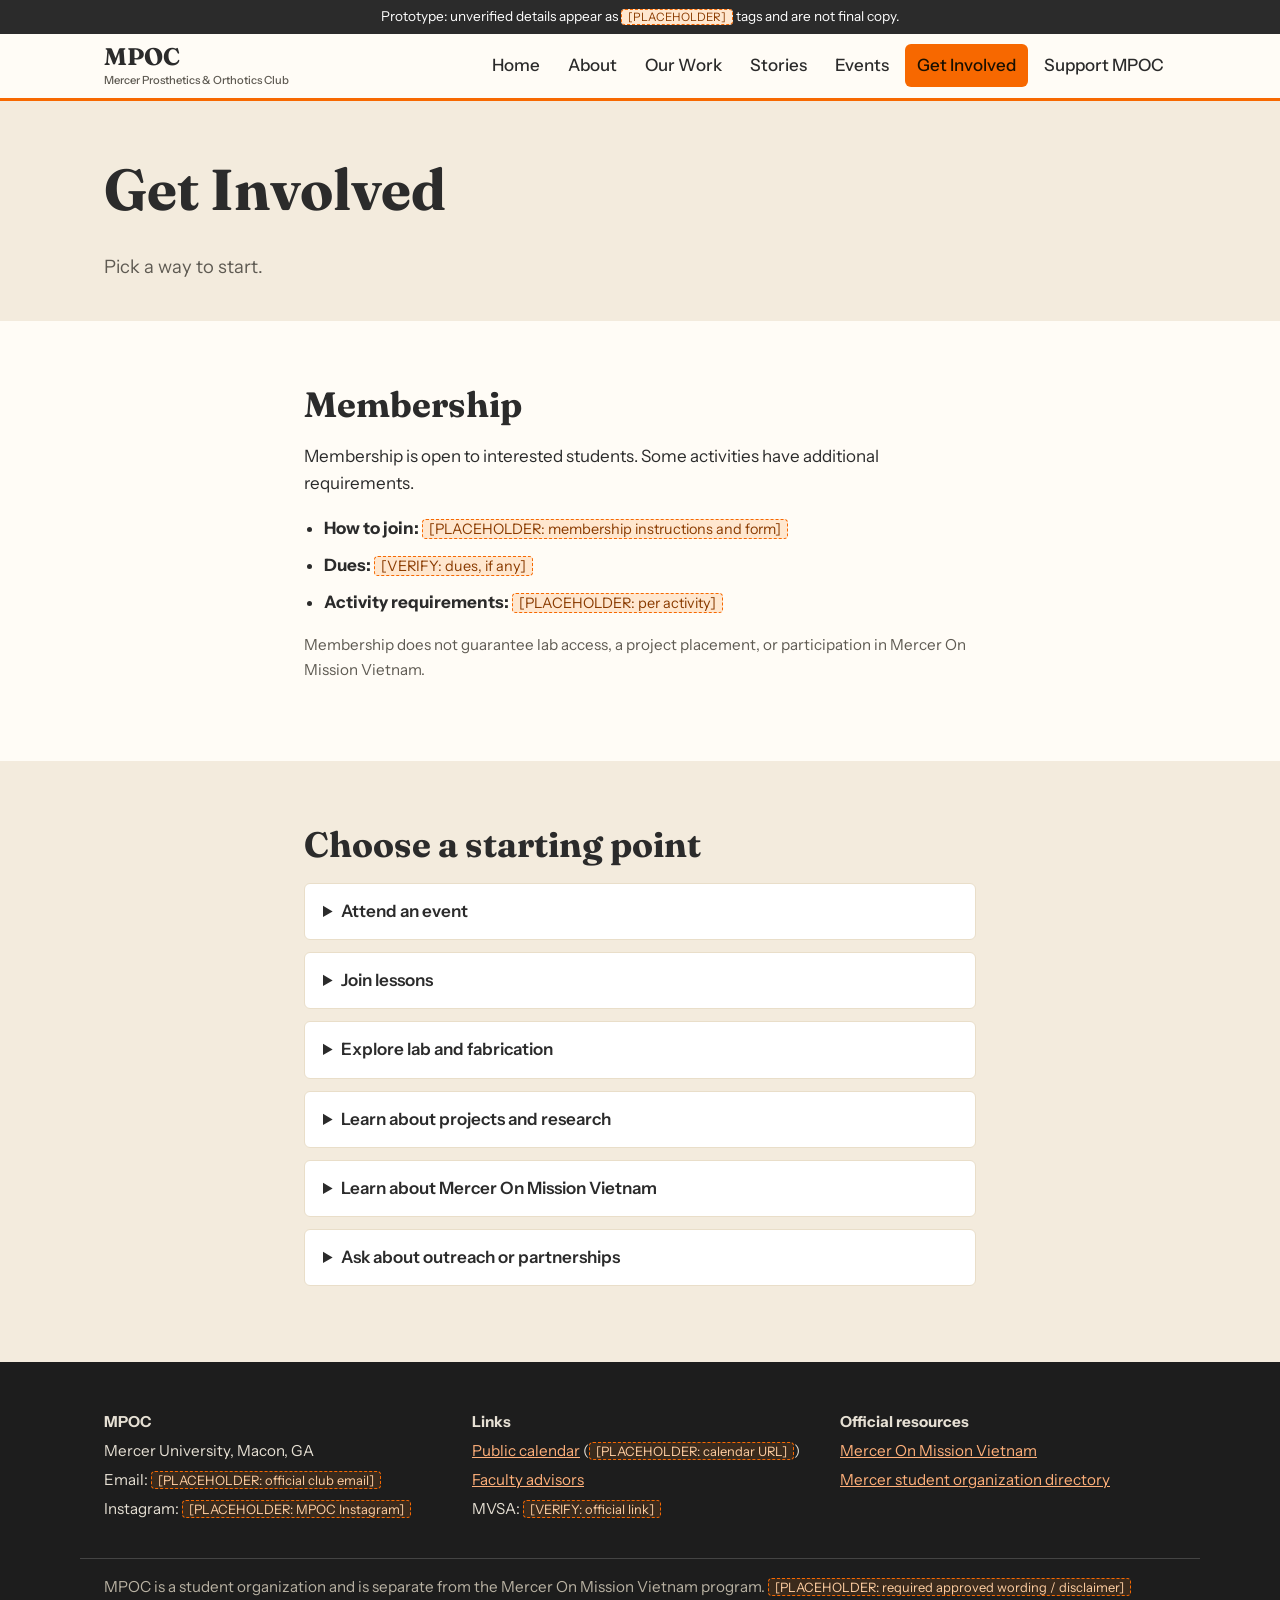
<file: get-involved.html>
<!DOCTYPE html><html lang="en"><head><meta charset="utf-8"><meta name="viewport" content="width=device-width,initial-scale=1">
<title>Get Involved | MPOC</title>
<meta name="description" content="Mercer Prosthetics and Orthotics Club (MPOC), Mercer University.">
<link rel="preconnect" href="https://fonts.googleapis.com"><link rel="preconnect" href="https://fonts.gstatic.com" crossorigin>
<link href="https://fonts.googleapis.com/css2?family=Fraunces:opsz,wght@9..144,500;9..144,700&family=Instrument+Sans:wght@400;500;600&display=swap" rel="stylesheet">
<link rel="stylesheet" href="css/style.css"></head><body>
<a class="skip" href="#main">Skip to content</a>
<div class="notice">Prototype: unverified details appear as <span class="ph">[PLACEHOLDER]</span> tags and are not final copy.</div>
<nav class="top"><div class="wrap bar"><a class="brand" href="index.html">MPOC<small>Mercer Prosthetics &amp; Orthotics Club</small></a>
<button class="menu" aria-expanded="false" aria-controls="nav" onclick="var n=document.getElementById('nav');var o=n.classList.toggle('open');this.setAttribute('aria-expanded',o)">Menu</button>
<ul id="nav"><li><a href="index.html">Home</a></li><li><a href="about.html">About</a></li><li><a href="our-work.html">Our Work</a></li><li><a href="stories.html">Stories</a></li><li><a href="events.html">Events</a></li><li><a href="get-involved.html" aria-current="page">Get Involved</a></li><li><a href="support.html">Support MPOC</a></li></ul></div></nav>
<main id="main"><header class="intro"><div class="wrap"><h1>Get Involved</h1><p>Pick a way to start.</p></div></header><section class="sec"><div class="wrap narrow"><h2>Membership</h2><p>Membership is open to interested students. Some activities have additional requirements.</p><ul class="facts"><li><strong>How to join:</strong> <span class="ph">[PLACEHOLDER: membership instructions and form]</span></li><li><strong>Dues:</strong> <span class="ph">[VERIFY: dues, if any]</span></li><li><strong>Activity requirements:</strong> <span class="ph">[PLACEHOLDER: per activity]</span></li></ul>
<p class="note">Membership does not guarantee lab access, a project placement, or participation in Mercer On Mission Vietnam.</p></div></section>
<section class="sec alt"><div class="wrap narrow"><h2>Choose a starting point</h2><details><summary>Attend an event</summary><p>See what is on the calendar.</p><p><a href="events.html">Events page</a> | Contact or form: <span class="ph">[PLACEHOLDER: approved contact, form, or calendar]</span></p></details><details><summary>Join lessons</summary><p>Vietnamese language and culture, and clinical education, are separate lessons.</p><p><a href="our-work.html#language">Lesson details</a> | Contact or form: <span class="ph">[PLACEHOLDER: approved contact, form, or calendar]</span></p></details><details><summary>Explore lab and fabrication</summary><p>Lab work needs training and approval.</p><p><a href="our-work.html#lab">Lab details</a> | Contact or form: <span class="ph">[PLACEHOLDER: approved contact, form, or calendar]</span></p></details><details><summary>Learn about projects and research</summary><p>Research is developing.</p><p><a href="our-work.html#research">Project details</a> | Contact or form: <span class="ph">[PLACEHOLDER: approved contact, form, or calendar]</span></p></details><details><summary>Learn about Mercer On Mission Vietnam</summary><p>Run by the university with its own requirements.</p><p><a href="https://mom.mercer.edu/vietnam/">Official program page</a> | Contact or form: <span class="ph">[PLACEHOLDER: approved contact, form, or calendar]</span></p></details><details><summary>Ask about outreach or partnerships</summary><p>Start a conversation with the board.</p><p><a href="support.html">Support MPOC</a> | Contact or form: <span class="ph">[PLACEHOLDER: approved contact, form, or calendar]</span></p></details></div></section></main>
<footer><div class="wrap foot"><div><strong>MPOC</strong><p>Mercer University, Macon, GA</p><p>Email: <span class="ph">[PLACEHOLDER: official club email]</span></p><p>Instagram: <span class="ph">[PLACEHOLDER: MPOC Instagram]</span></p></div>
<div><strong>Links</strong><p><a href="events.html">Public calendar</a> (<span class="ph">[PLACEHOLDER: calendar URL]</span>)</p><p><a href="about.html#advisors">Faculty advisors</a></p><p>MVSA: <span class="ph">[VERIFY: official link]</span></p></div>
<div><strong>Official resources</strong><p><a href="https://mom.mercer.edu/vietnam/">Mercer On Mission Vietnam</a></p><p><a href="https://campuslife.mercer.edu/macon/student-orgs/list/">Mercer student organization directory</a></p></div></div>
<div class="wrap legal">MPOC is a student organization and is separate from the Mercer On Mission Vietnam program. <span class="ph">[PLACEHOLDER: required approved wording / disclaimer]</span></div></footer></body></html>
</file>
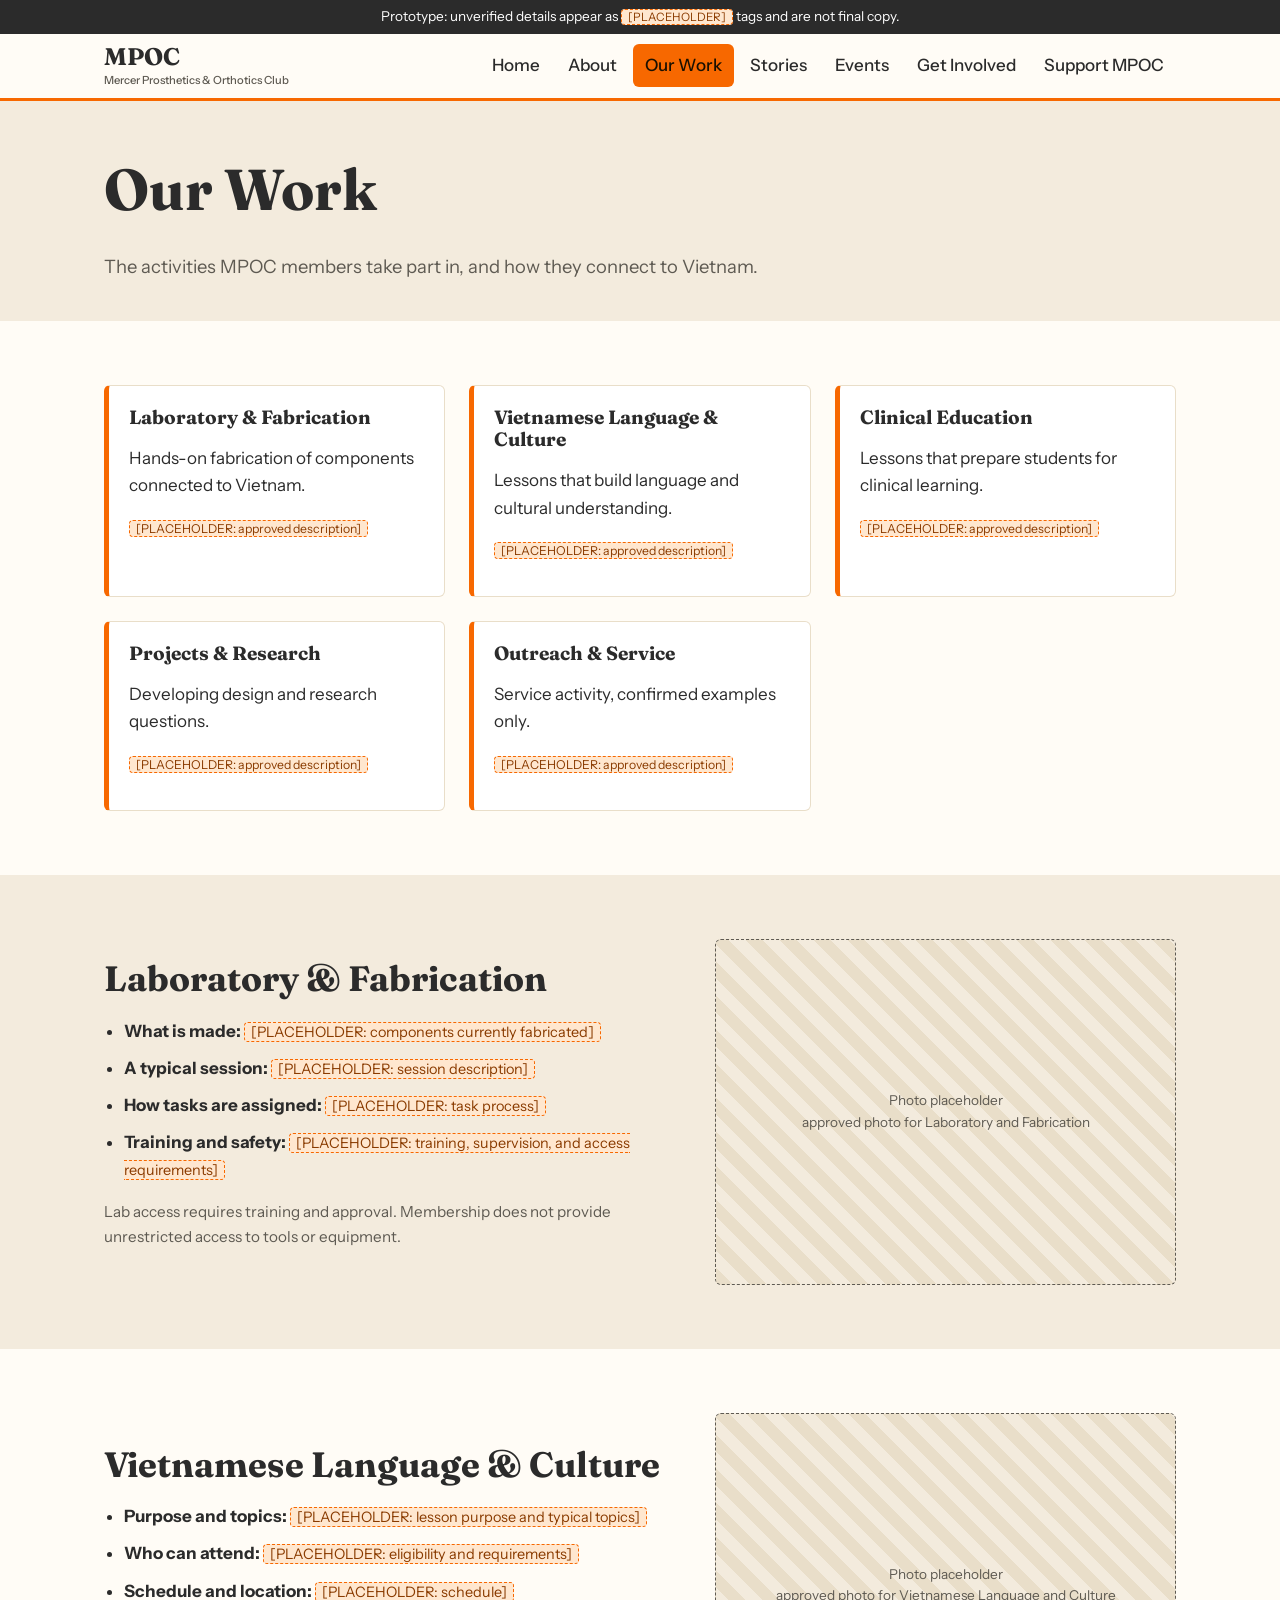
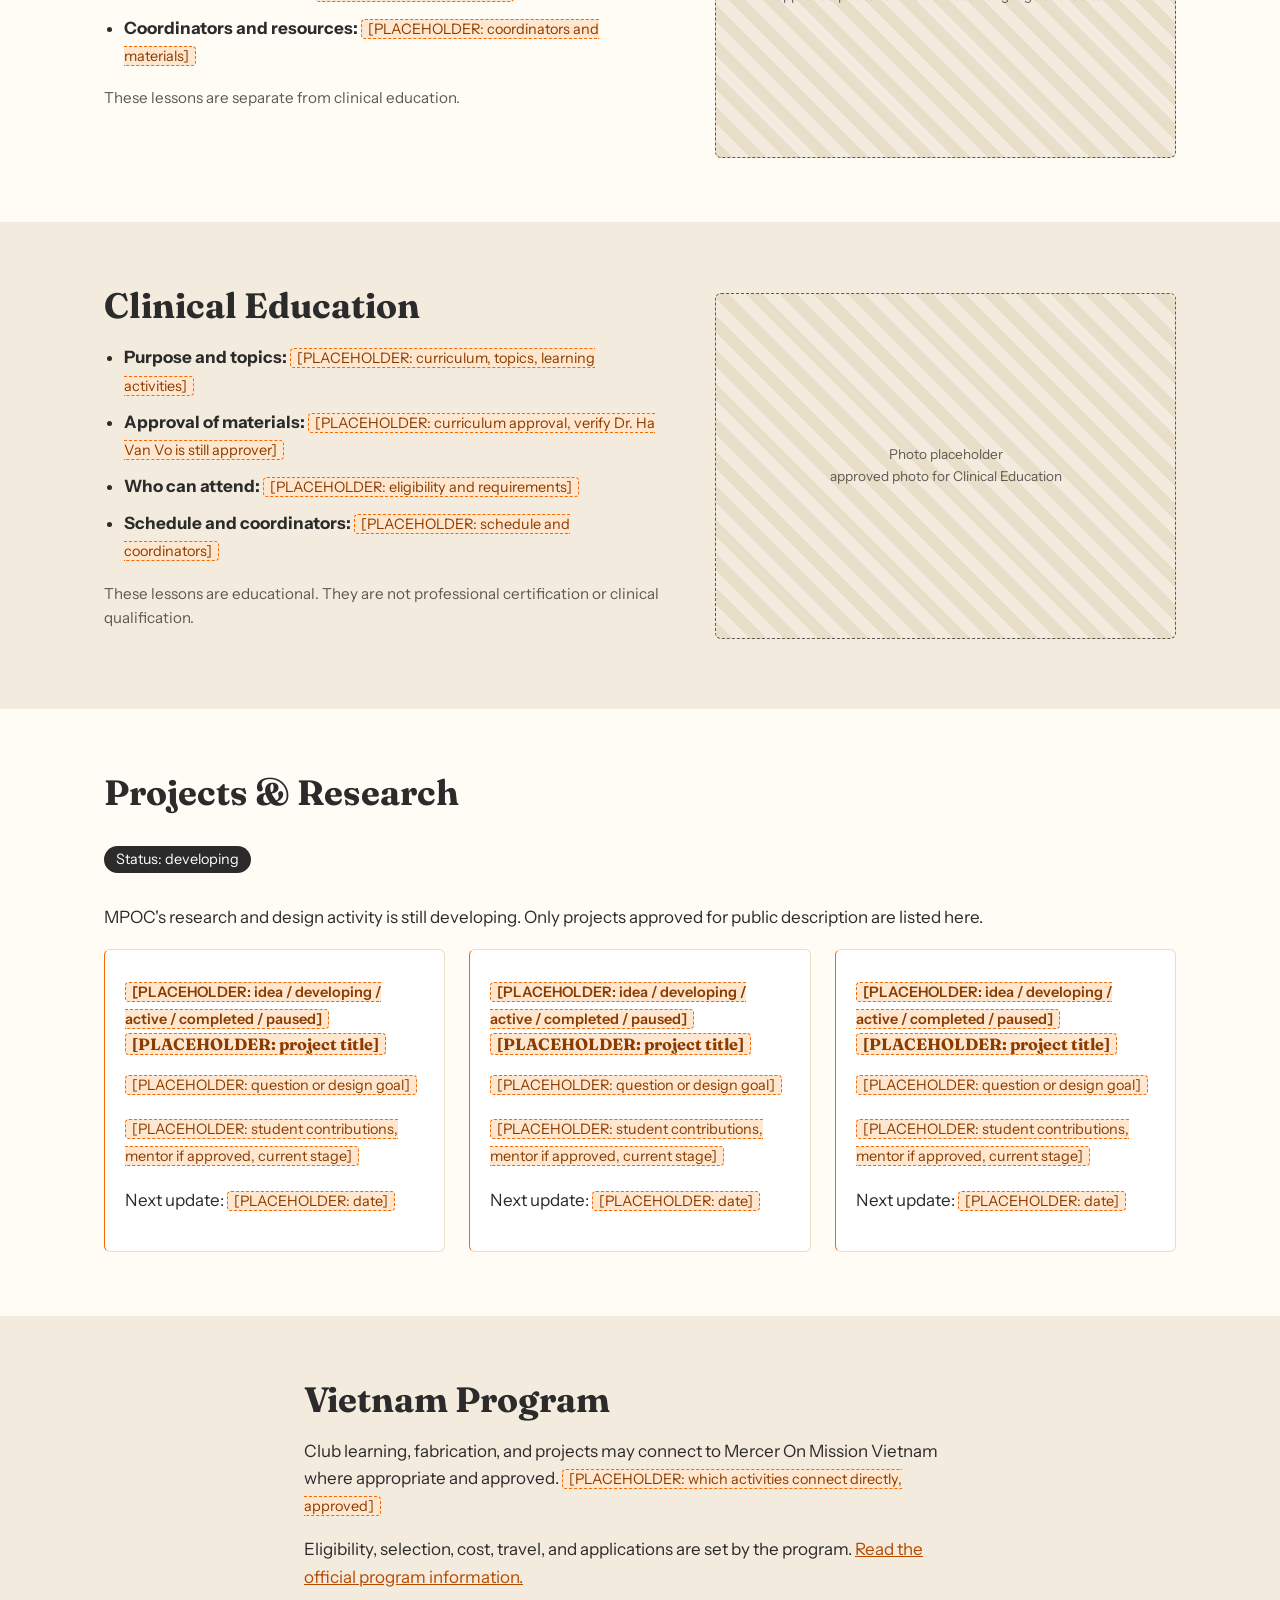
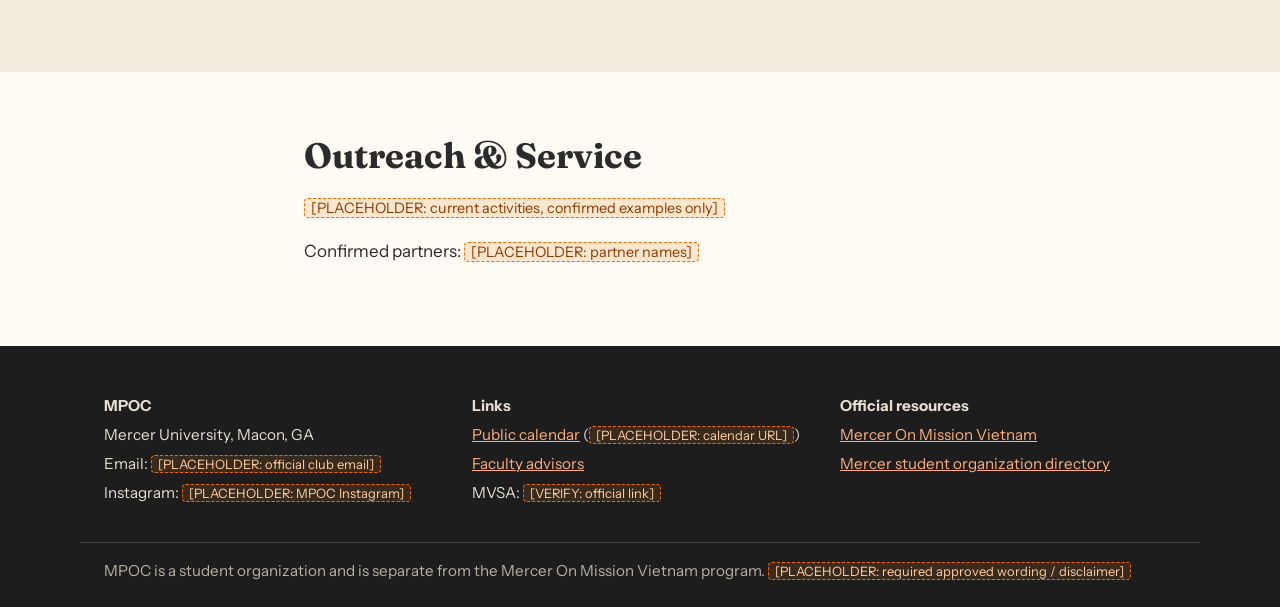
<file: our-work.html>
<!DOCTYPE html><html lang="en"><head><meta charset="utf-8"><meta name="viewport" content="width=device-width,initial-scale=1">
<title>Our Work | MPOC</title>
<meta name="description" content="Mercer Prosthetics and Orthotics Club (MPOC), Mercer University.">
<link rel="preconnect" href="https://fonts.googleapis.com"><link rel="preconnect" href="https://fonts.gstatic.com" crossorigin>
<link href="https://fonts.googleapis.com/css2?family=Fraunces:opsz,wght@9..144,500;9..144,700&family=Instrument+Sans:wght@400;500;600&display=swap" rel="stylesheet">
<link rel="stylesheet" href="css/style.css"></head><body>
<a class="skip" href="#main">Skip to content</a>
<div class="notice">Prototype: unverified details appear as <span class="ph">[PLACEHOLDER]</span> tags and are not final copy.</div>
<nav class="top"><div class="wrap bar"><a class="brand" href="index.html">MPOC<small>Mercer Prosthetics &amp; Orthotics Club</small></a>
<button class="menu" aria-expanded="false" aria-controls="nav" onclick="var n=document.getElementById('nav');var o=n.classList.toggle('open');this.setAttribute('aria-expanded',o)">Menu</button>
<ul id="nav"><li><a href="index.html">Home</a></li><li><a href="about.html">About</a></li><li><a href="our-work.html" aria-current="page">Our Work</a></li><li><a href="stories.html">Stories</a></li><li><a href="events.html">Events</a></li><li><a href="get-involved.html">Get Involved</a></li><li><a href="support.html">Support MPOC</a></li></ul></div></nav>
<main id="main"><header class="intro"><div class="wrap"><h1>Our Work</h1><p>The activities MPOC members take part in, and how they connect to Vietnam.</p></div></header><section class="sec"><div class="wrap"><div class="grid three"><a class="card" href="our-work.html#lab"><h3>Laboratory &amp; Fabrication</h3><p>Hands-on fabrication of components connected to Vietnam.</p><p class="more"><span class="ph">[PLACEHOLDER: approved description]</span></p></a><a class="card" href="our-work.html#language"><h3>Vietnamese Language &amp; Culture</h3><p>Lessons that build language and cultural understanding.</p><p class="more"><span class="ph">[PLACEHOLDER: approved description]</span></p></a><a class="card" href="our-work.html#clinical"><h3>Clinical Education</h3><p>Lessons that prepare students for clinical learning.</p><p class="more"><span class="ph">[PLACEHOLDER: approved description]</span></p></a><a class="card" href="our-work.html#research"><h3>Projects &amp; Research</h3><p>Developing design and research questions.</p><p class="more"><span class="ph">[PLACEHOLDER: approved description]</span></p></a><a class="card" href="our-work.html#outreach"><h3>Outreach &amp; Service</h3><p>Service activity, confirmed examples only.</p><p class="more"><span class="ph">[PLACEHOLDER: approved description]</span></p></a></div></div></section><section class="sec alt" id="lab"><div class="wrap two"><div><h2>Laboratory &amp; Fabrication</h2><ul class="facts"><li><strong>What is made:</strong> <span class="ph">[PLACEHOLDER: components currently fabricated]</span></li><li><strong>A typical session:</strong> <span class="ph">[PLACEHOLDER: session description]</span></li><li><strong>How tasks are assigned:</strong> <span class="ph">[PLACEHOLDER: task process]</span></li><li><strong>Training and safety:</strong> <span class="ph">[PLACEHOLDER: training, supervision, and access requirements]</span></li></ul><p class="note">Lab access requires training and approval. Membership does not provide unrestricted access to tools or equipment.</p></div><div class="photo" role="img" aria-label="Photo placeholder: approved photo for Laboratory and Fabrication"><span>Photo placeholder<br>approved photo for Laboratory and Fabrication</span></div></div></section><section class="sec" id="language"><div class="wrap two"><div><h2>Vietnamese Language &amp; Culture</h2><ul class="facts"><li><strong>Purpose and topics:</strong> <span class="ph">[PLACEHOLDER: lesson purpose and typical topics]</span></li><li><strong>Who can attend:</strong> <span class="ph">[PLACEHOLDER: eligibility and requirements]</span></li><li><strong>Schedule and location:</strong> <span class="ph">[PLACEHOLDER: schedule]</span></li><li><strong>Coordinators and resources:</strong> <span class="ph">[PLACEHOLDER: coordinators and materials]</span></li></ul><p class="note">These lessons are separate from clinical education.</p></div><div class="photo" role="img" aria-label="Photo placeholder: approved photo for Vietnamese Language and Culture"><span>Photo placeholder<br>approved photo for Vietnamese Language and Culture</span></div></div></section><section class="sec alt" id="clinical"><div class="wrap two"><div><h2>Clinical Education</h2><ul class="facts"><li><strong>Purpose and topics:</strong> <span class="ph">[PLACEHOLDER: curriculum, topics, learning activities]</span></li><li><strong>Approval of materials:</strong> <span class="ph">[PLACEHOLDER: curriculum approval, verify Dr. Ha Van Vo is still approver]</span></li><li><strong>Who can attend:</strong> <span class="ph">[PLACEHOLDER: eligibility and requirements]</span></li><li><strong>Schedule and coordinators:</strong> <span class="ph">[PLACEHOLDER: schedule and coordinators]</span></li></ul><p class="note">These lessons are educational. They are not professional certification or clinical qualification.</p></div><div class="photo" role="img" aria-label="Photo placeholder: approved photo for Clinical Education"><span>Photo placeholder<br>approved photo for Clinical Education</span></div></div></section><section class="sec" id="research"><div class="wrap"><h2>Projects &amp; Research</h2><p class="status">Status: developing</p><p>MPOC's research and design activity is still developing. Only projects approved for public description are listed here.</p>
<div class="grid three"><article class="card flat"><p class="tag"><span class="ph">[PLACEHOLDER: idea / developing / active / completed / paused]</span></p><h3><span class="ph">[PLACEHOLDER: project title]</span></h3><p><span class="ph">[PLACEHOLDER: question or design goal]</span></p><p><span class="ph">[PLACEHOLDER: student contributions, mentor if approved, current stage]</span></p><p>Next update: <span class="ph">[PLACEHOLDER: date]</span></p></article><article class="card flat"><p class="tag"><span class="ph">[PLACEHOLDER: idea / developing / active / completed / paused]</span></p><h3><span class="ph">[PLACEHOLDER: project title]</span></h3><p><span class="ph">[PLACEHOLDER: question or design goal]</span></p><p><span class="ph">[PLACEHOLDER: student contributions, mentor if approved, current stage]</span></p><p>Next update: <span class="ph">[PLACEHOLDER: date]</span></p></article><article class="card flat"><p class="tag"><span class="ph">[PLACEHOLDER: idea / developing / active / completed / paused]</span></p><h3><span class="ph">[PLACEHOLDER: project title]</span></h3><p><span class="ph">[PLACEHOLDER: question or design goal]</span></p><p><span class="ph">[PLACEHOLDER: student contributions, mentor if approved, current stage]</span></p><p>Next update: <span class="ph">[PLACEHOLDER: date]</span></p></article></div></div></section><section class="sec alt" id="vietnam"><div class="wrap narrow"><h2>Vietnam Program</h2><p>Club learning, fabrication, and projects may connect to Mercer On Mission Vietnam where appropriate and approved. <span class="ph">[PLACEHOLDER: which activities connect directly, approved]</span></p><p>Eligibility, selection, cost, travel, and applications are set by the program. <a href="https://mom.mercer.edu/vietnam/">Read the official program information.</a></p></div></section>
<section class="sec" id="outreach"><div class="wrap narrow"><h2>Outreach &amp; Service</h2><p><span class="ph">[PLACEHOLDER: current activities, confirmed examples only]</span></p><p>Confirmed partners: <span class="ph">[PLACEHOLDER: partner names]</span></p></div></section></main>
<footer><div class="wrap foot"><div><strong>MPOC</strong><p>Mercer University, Macon, GA</p><p>Email: <span class="ph">[PLACEHOLDER: official club email]</span></p><p>Instagram: <span class="ph">[PLACEHOLDER: MPOC Instagram]</span></p></div>
<div><strong>Links</strong><p><a href="events.html">Public calendar</a> (<span class="ph">[PLACEHOLDER: calendar URL]</span>)</p><p><a href="about.html#advisors">Faculty advisors</a></p><p>MVSA: <span class="ph">[VERIFY: official link]</span></p></div>
<div><strong>Official resources</strong><p><a href="https://mom.mercer.edu/vietnam/">Mercer On Mission Vietnam</a></p><p><a href="https://campuslife.mercer.edu/macon/student-orgs/list/">Mercer student organization directory</a></p></div></div>
<div class="wrap legal">MPOC is a student organization and is separate from the Mercer On Mission Vietnam program. <span class="ph">[PLACEHOLDER: required approved wording / disclaimer]</span></div></footer></body></html>
</file>
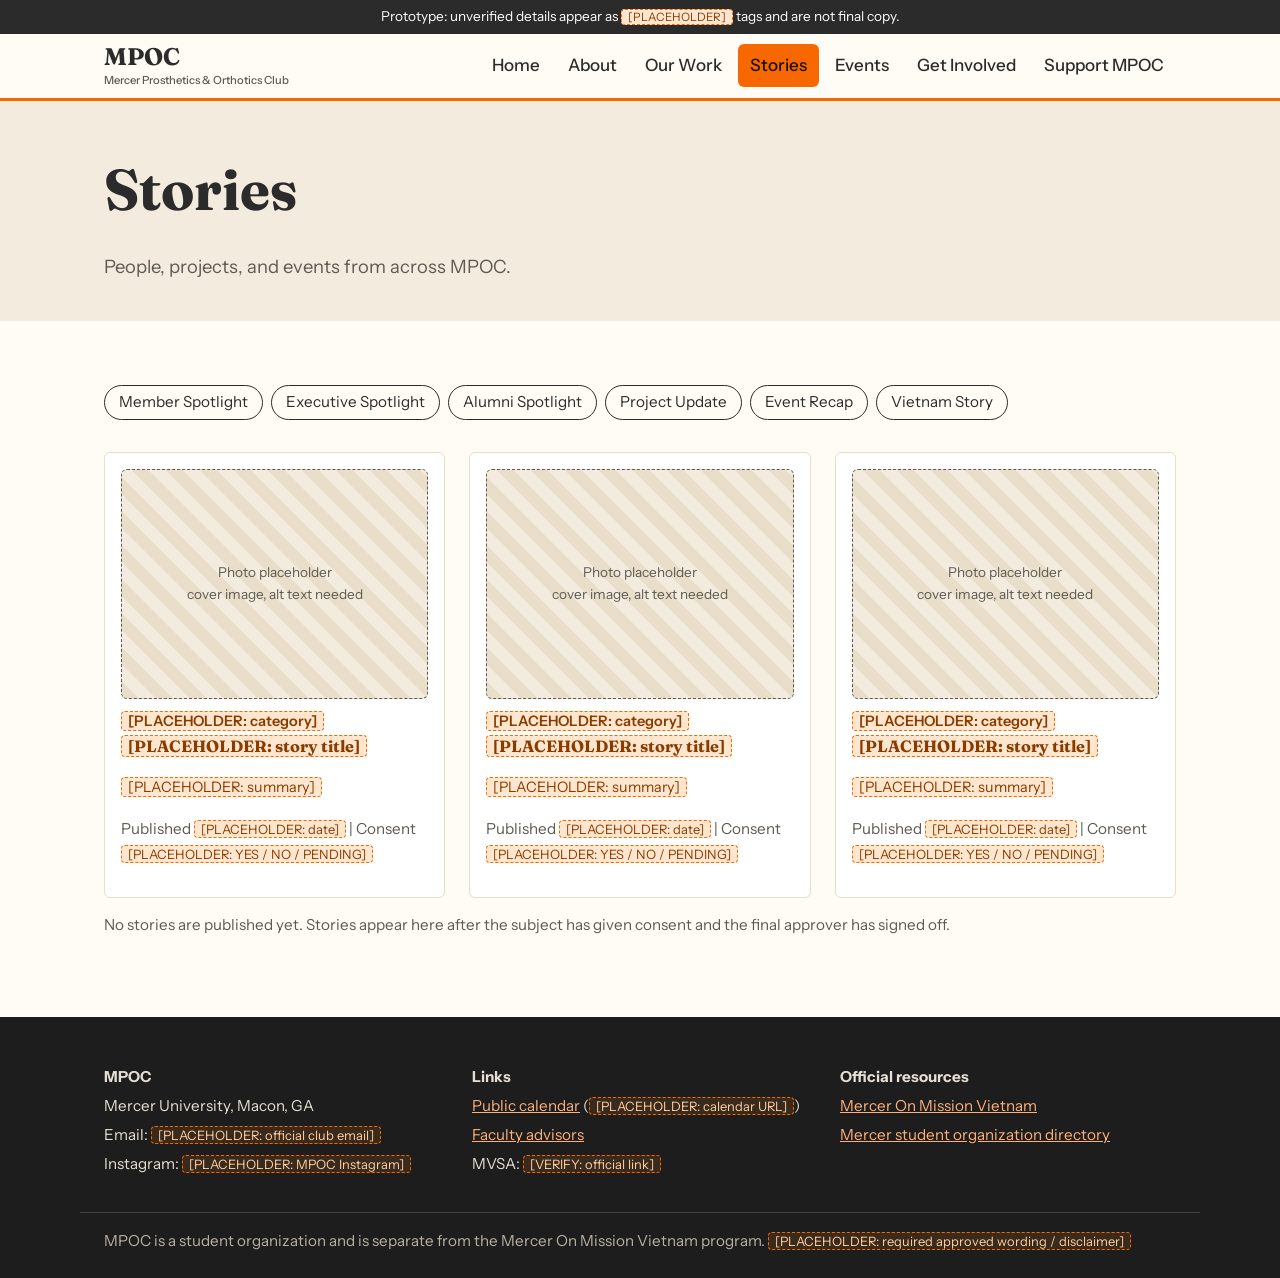
<file: stories.html>
<!DOCTYPE html><html lang="en"><head><meta charset="utf-8"><meta name="viewport" content="width=device-width,initial-scale=1">
<title>Stories | MPOC</title>
<meta name="description" content="Mercer Prosthetics and Orthotics Club (MPOC), Mercer University.">
<link rel="preconnect" href="https://fonts.googleapis.com"><link rel="preconnect" href="https://fonts.gstatic.com" crossorigin>
<link href="https://fonts.googleapis.com/css2?family=Fraunces:opsz,wght@9..144,500;9..144,700&family=Instrument+Sans:wght@400;500;600&display=swap" rel="stylesheet">
<link rel="stylesheet" href="css/style.css"></head><body>
<a class="skip" href="#main">Skip to content</a>
<div class="notice">Prototype: unverified details appear as <span class="ph">[PLACEHOLDER]</span> tags and are not final copy.</div>
<nav class="top"><div class="wrap bar"><a class="brand" href="index.html">MPOC<small>Mercer Prosthetics &amp; Orthotics Club</small></a>
<button class="menu" aria-expanded="false" aria-controls="nav" onclick="var n=document.getElementById('nav');var o=n.classList.toggle('open');this.setAttribute('aria-expanded',o)">Menu</button>
<ul id="nav"><li><a href="index.html">Home</a></li><li><a href="about.html">About</a></li><li><a href="our-work.html">Our Work</a></li><li><a href="stories.html" aria-current="page">Stories</a></li><li><a href="events.html">Events</a></li><li><a href="get-involved.html">Get Involved</a></li><li><a href="support.html">Support MPOC</a></li></ul></div></nav>
<main id="main"><header class="intro"><div class="wrap"><h1>Stories</h1><p>People, projects, and events from across MPOC.</p></div></header><section class="sec"><div class="wrap"><ul class="chips"><li>Member Spotlight</li><li>Executive Spotlight</li><li>Alumni Spotlight</li><li>Project Update</li><li>Event Recap</li><li>Vietnam Story</li></ul>
<div class="grid three"><article class="story"><div class="photo" role="img" aria-label="Photo placeholder: cover image, alt text needed"><span>Photo placeholder<br>cover image, alt text needed</span></div><p class="tag"><span class="ph">[PLACEHOLDER: category]</span></p><h3><span class="ph">[PLACEHOLDER: story title]</span></h3><p><span class="ph">[PLACEHOLDER: summary]</span></p><p class="note">Published <span class="ph">[PLACEHOLDER: date]</span> | Consent <span class="ph">[PLACEHOLDER: YES / NO / PENDING]</span></p></article><article class="story"><div class="photo" role="img" aria-label="Photo placeholder: cover image, alt text needed"><span>Photo placeholder<br>cover image, alt text needed</span></div><p class="tag"><span class="ph">[PLACEHOLDER: category]</span></p><h3><span class="ph">[PLACEHOLDER: story title]</span></h3><p><span class="ph">[PLACEHOLDER: summary]</span></p><p class="note">Published <span class="ph">[PLACEHOLDER: date]</span> | Consent <span class="ph">[PLACEHOLDER: YES / NO / PENDING]</span></p></article><article class="story"><div class="photo" role="img" aria-label="Photo placeholder: cover image, alt text needed"><span>Photo placeholder<br>cover image, alt text needed</span></div><p class="tag"><span class="ph">[PLACEHOLDER: category]</span></p><h3><span class="ph">[PLACEHOLDER: story title]</span></h3><p><span class="ph">[PLACEHOLDER: summary]</span></p><p class="note">Published <span class="ph">[PLACEHOLDER: date]</span> | Consent <span class="ph">[PLACEHOLDER: YES / NO / PENDING]</span></p></article></div>
<p class="note">No stories are published yet. Stories appear here after the subject has given consent and the final approver has signed off.</p></div></section></main>
<footer><div class="wrap foot"><div><strong>MPOC</strong><p>Mercer University, Macon, GA</p><p>Email: <span class="ph">[PLACEHOLDER: official club email]</span></p><p>Instagram: <span class="ph">[PLACEHOLDER: MPOC Instagram]</span></p></div>
<div><strong>Links</strong><p><a href="events.html">Public calendar</a> (<span class="ph">[PLACEHOLDER: calendar URL]</span>)</p><p><a href="about.html#advisors">Faculty advisors</a></p><p>MVSA: <span class="ph">[VERIFY: official link]</span></p></div>
<div><strong>Official resources</strong><p><a href="https://mom.mercer.edu/vietnam/">Mercer On Mission Vietnam</a></p><p><a href="https://campuslife.mercer.edu/macon/student-orgs/list/">Mercer student organization directory</a></p></div></div>
<div class="wrap legal">MPOC is a student organization and is separate from the Mercer On Mission Vietnam program. <span class="ph">[PLACEHOLDER: required approved wording / disclaimer]</span></div></footer></body></html>
</file>
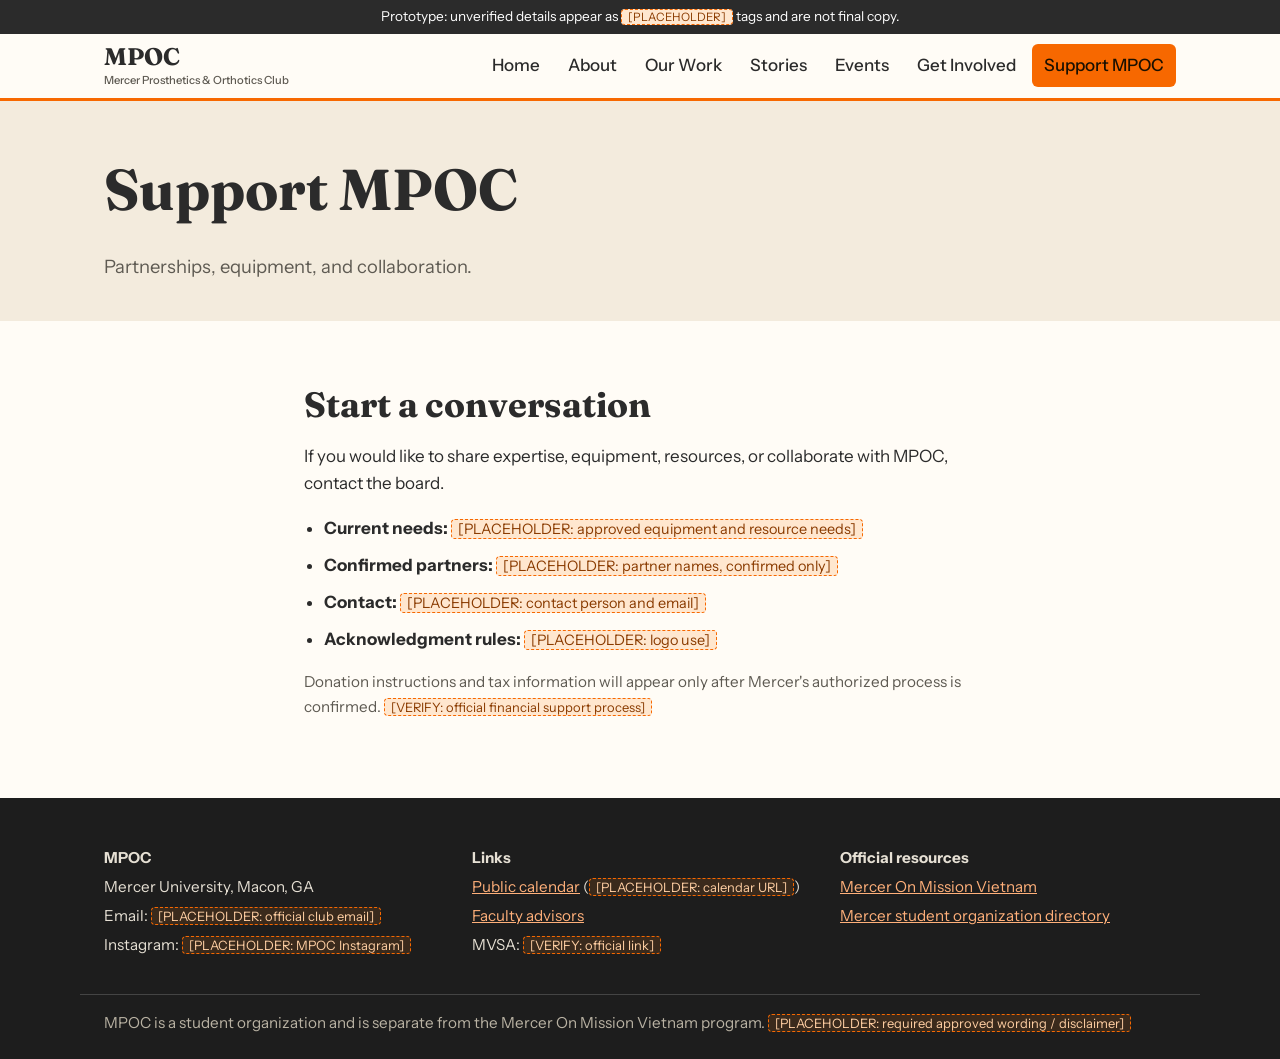
<file: support.html>
<!DOCTYPE html><html lang="en"><head><meta charset="utf-8"><meta name="viewport" content="width=device-width,initial-scale=1">
<title>Support MPOC | MPOC</title>
<meta name="description" content="Mercer Prosthetics and Orthotics Club (MPOC), Mercer University.">
<link rel="preconnect" href="https://fonts.googleapis.com"><link rel="preconnect" href="https://fonts.gstatic.com" crossorigin>
<link href="https://fonts.googleapis.com/css2?family=Fraunces:opsz,wght@9..144,500;9..144,700&family=Instrument+Sans:wght@400;500;600&display=swap" rel="stylesheet">
<link rel="stylesheet" href="css/style.css"></head><body>
<a class="skip" href="#main">Skip to content</a>
<div class="notice">Prototype: unverified details appear as <span class="ph">[PLACEHOLDER]</span> tags and are not final copy.</div>
<nav class="top"><div class="wrap bar"><a class="brand" href="index.html">MPOC<small>Mercer Prosthetics &amp; Orthotics Club</small></a>
<button class="menu" aria-expanded="false" aria-controls="nav" onclick="var n=document.getElementById('nav');var o=n.classList.toggle('open');this.setAttribute('aria-expanded',o)">Menu</button>
<ul id="nav"><li><a href="index.html">Home</a></li><li><a href="about.html">About</a></li><li><a href="our-work.html">Our Work</a></li><li><a href="stories.html">Stories</a></li><li><a href="events.html">Events</a></li><li><a href="get-involved.html">Get Involved</a></li><li><a href="support.html" aria-current="page">Support MPOC</a></li></ul></div></nav>
<main id="main"><header class="intro"><div class="wrap"><h1>Support MPOC</h1><p>Partnerships, equipment, and collaboration.</p></div></header><section class="sec"><div class="wrap narrow"><h2>Start a conversation</h2><p>If you would like to share expertise, equipment, resources, or collaborate with MPOC, contact the board.</p><ul class="facts"><li><strong>Current needs:</strong> <span class="ph">[PLACEHOLDER: approved equipment and resource needs]</span></li><li><strong>Confirmed partners:</strong> <span class="ph">[PLACEHOLDER: partner names, confirmed only]</span></li><li><strong>Contact:</strong> <span class="ph">[PLACEHOLDER: contact person and email]</span></li><li><strong>Acknowledgment rules:</strong> <span class="ph">[PLACEHOLDER: logo use]</span></li></ul>
<p class="note">Donation instructions and tax information will appear only after Mercer's authorized process is confirmed. <span class="ph">[VERIFY: official financial support process]</span></p></div></section></main>
<footer><div class="wrap foot"><div><strong>MPOC</strong><p>Mercer University, Macon, GA</p><p>Email: <span class="ph">[PLACEHOLDER: official club email]</span></p><p>Instagram: <span class="ph">[PLACEHOLDER: MPOC Instagram]</span></p></div>
<div><strong>Links</strong><p><a href="events.html">Public calendar</a> (<span class="ph">[PLACEHOLDER: calendar URL]</span>)</p><p><a href="about.html#advisors">Faculty advisors</a></p><p>MVSA: <span class="ph">[VERIFY: official link]</span></p></div>
<div><strong>Official resources</strong><p><a href="https://mom.mercer.edu/vietnam/">Mercer On Mission Vietnam</a></p><p><a href="https://campuslife.mercer.edu/macon/student-orgs/list/">Mercer student organization directory</a></p></div></div>
<div class="wrap legal">MPOC is a student organization and is separate from the Mercer On Mission Vietnam program. <span class="ph">[PLACEHOLDER: required approved wording / disclaimer]</span></div></footer></body></html>
</file>
<file: css/style.css>
:root{--o:#F76800;--od:#B84A00;--oat:#F3EBDD;--oat2:#E9DEC9;--ink:#2B2B2B;--mut:#5E5A52;--w:#FFFCF6;--r:6px}
*{box-sizing:border-box}html{scroll-behavior:smooth;scroll-padding-top:80px}
body{margin:0;background:var(--w);color:var(--ink);font:17px/1.6 "Instrument Sans",system-ui,sans-serif}
h1,h2,h3{font-family:Fraunces,Georgia,serif;line-height:1.15;margin:0 0 .5em;font-weight:700}
h1{font-size:clamp(2.2rem,5vw,3.6rem)}h2{font-size:clamp(1.6rem,3vw,2.2rem)}h3{font-size:1.2rem}
a{color:var(--od)}a:focus-visible,button:focus-visible,summary:focus-visible{outline:3px solid var(--ink);outline-offset:2px}
.wrap{max-width:1120px;margin:0 auto;padding:0 24px}.narrow{max-width:720px}
.skip{position:absolute;left:-999px}.skip:focus{left:8px;top:8px;background:#fff;padding:8px;z-index:9}
.notice{background:var(--ink);color:#fff;font-size:.85rem;padding:6px 24px;text-align:center}
.ph{background:#FFE7CF;color:#8A3B00;border:1px dashed var(--o);border-radius:4px;padding:0 6px;font-size:.85em}
nav.top{position:sticky;top:0;background:var(--w);border-bottom:3px solid var(--o);z-index:5}
.bar{display:flex;align-items:center;justify-content:space-between;gap:16px;min-height:64px}
.brand{font:700 1.5rem Fraunces,serif;color:var(--ink);text-decoration:none;display:flex;flex-direction:column;line-height:1}
.brand small{font:500 .7rem "Instrument Sans";color:var(--mut);margin-top:4px}
nav ul{display:flex;gap:4px;list-style:none;margin:0;padding:0;flex-wrap:wrap}
nav li a{display:block;padding:8px 12px;color:var(--ink);text-decoration:none;font-weight:500;border-radius:var(--r)}
nav li a:hover{background:var(--oat)}nav li a[aria-current]{background:var(--o);color:#1a1000}
.menu{display:none;background:var(--oat);border:0;padding:8px 14px;border-radius:var(--r);font:inherit}
.intro{background:var(--oat);padding:56px 0 40px}.intro p{font-size:1.15rem;color:var(--mut);max-width:60ch;margin:0}
.hero{background:var(--oat);padding:72px 0}.lead{font-size:1.2rem;max-width:48ch}
.two{display:grid;grid-template-columns:1.1fr .9fr;gap:48px;align-items:center}
.sec{padding:64px 0}.alt{background:var(--oat)}
.grid{display:grid;gap:24px;grid-template-columns:repeat(auto-fit,minmax(240px,1fr))}
.grid.three{grid-template-columns:repeat(auto-fit,minmax(280px,1fr))}.grid.four{grid-template-columns:repeat(auto-fit,minmax(200px,1fr))}
.card{display:block;background:#fff;border:1px solid var(--oat2);border-left:5px solid var(--o);padding:20px;color:inherit;text-decoration:none;border-radius:var(--r)}
a.card:hover{border-color:var(--o)}.card.flat{border-left-width:1px}.card .more{font-size:.9rem}
.btn{display:inline-block;background:var(--o);color:#1a1000;font-weight:600;padding:12px 22px;border-radius:var(--r);text-decoration:none}
.btn:hover{background:#ff7f26}.btn.ghost{background:transparent;border:2px solid var(--ink);color:var(--ink)}
.btns{display:flex;gap:12px;flex-wrap:wrap}
.photo{aspect-ratio:4/3;background:repeating-linear-gradient(45deg,var(--oat2),var(--oat2) 12px,var(--oat) 12px,var(--oat) 24px);border:1px dashed var(--mut);border-radius:var(--r);display:grid;place-items:center;text-align:center;color:var(--mut);font-size:.85rem;padding:12px}
.person{background:#fff;border-radius:var(--r);padding:16px;border:1px solid var(--oat2)}.person .photo{aspect-ratio:1;margin-bottom:12px}
.person.big{border-top:5px solid var(--o)}.person.big h3{font-size:1.45rem}.role{color:var(--od);font-weight:600;margin:0 0 6px}
.grp{margin:40px 0 16px}.sub{margin-top:56px}.note{color:var(--mut);font-size:.95rem}
.facts{padding-left:20px}.facts li{margin-bottom:10px}
.event{background:#fff;border-radius:var(--r);padding:20px;border-top:5px solid var(--o)}.date{font-weight:600;margin:0}
.story{background:#fff;border-radius:var(--r);padding:16px;border:1px solid var(--oat2)}.story.wide{display:grid;grid-template-columns:1fr 1fr;gap:24px;align-items:center}
.tag{font-weight:600;color:var(--od);margin:8px 0 0}.status{display:inline-block;background:var(--ink);color:#fff;padding:2px 12px;border-radius:99px;font-size:.9rem}
.chips{display:flex;flex-wrap:wrap;gap:8px;list-style:none;padding:0;margin:0 0 32px}.chips li{border:1px solid var(--ink);border-radius:99px;padding:4px 14px;font-size:.95rem}
.embed{border:2px dashed var(--mut);border-radius:var(--r);min-height:320px;display:grid;place-content:center;text-align:center;padding:24px}
details{background:#fff;border:1px solid var(--oat2);border-radius:var(--r);padding:14px 18px;margin-bottom:12px}summary{cursor:pointer;font-weight:600}
.cta{background:var(--ink);color:#fff;padding:64px 0;text-align:center}.cta a:not(.btn){color:#ffb07a}
footer{background:#1d1d1d;color:#e6e0d4;padding:48px 0 24px;font-size:.95rem}footer a{color:#ffb07a}footer p{margin:.3em 0}
.foot{display:grid;grid-template-columns:repeat(auto-fit,minmax(240px,1fr));gap:32px}.legal{margin-top:32px;padding-top:16px;border-top:1px solid #444;color:#b9b2a3}
footer .ph{background:#3a2a1c;color:#ffcfa3}
@media(max-width:820px){.two,.story.wide{grid-template-columns:1fr}.menu{display:block}nav ul{display:none;position:absolute;left:0;right:0;top:100%;background:var(--w);flex-direction:column;padding:8px 24px 16px;border-bottom:3px solid var(--o)}nav ul.open{display:flex}.sec{padding:44px 0}}
@media(prefers-reduced-motion:reduce){html{scroll-behavior:auto}}
</file>
